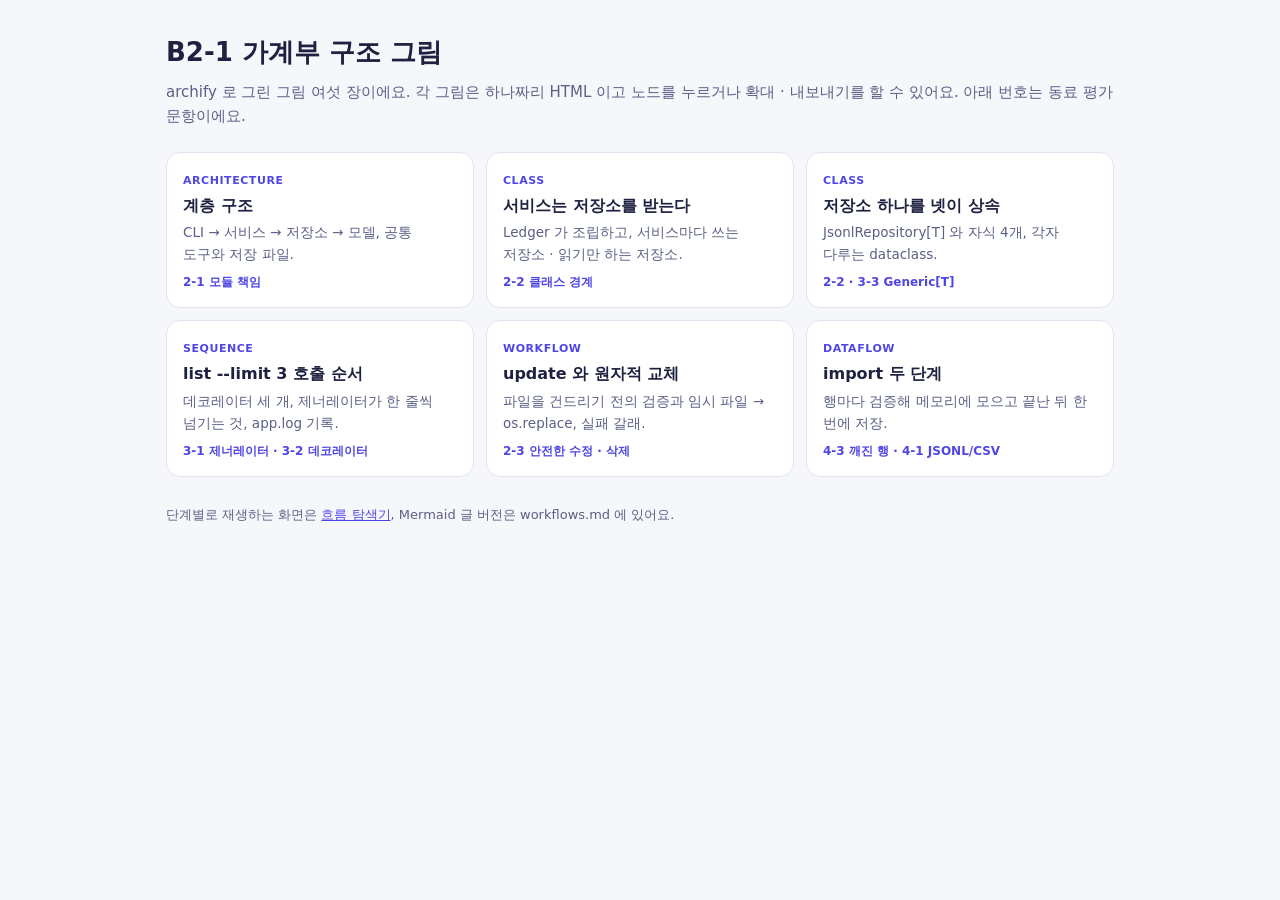
<file: docs/archify/index.html>
<!doctype html>
<html lang="ko">
<head>
  <meta charset="utf-8">
  <meta name="viewport" content="width=device-width, initial-scale=1">
  <title>B2-1 가계부 구조 그림</title>
  <meta name="description" content="archify 로 그린 B2-1 가계부의 구조 · 클래스 · 호출 순서 · 흐름 그림 여섯 장">
  <style>
    :root {
      --bg: #f6f7fb; --surface: #ffffff; --line: #e1e4f0; --text: #1e2240; --muted: #5a6086; --accent: #4f46e5;
      color-scheme: light;
    }
    @media (prefers-color-scheme: dark) {
      :root { --bg: #0d1020; --surface: #171b33; --line: #2b3056; --text: #eceeff; --muted: #aeb3d8; --accent: #8e8bff; color-scheme: dark; }
    }
    * { box-sizing: border-box; }
    body { margin: 0; background: var(--bg); color: var(--text); font: 15px/1.6 "Pretendard Variable", "Apple SD Gothic Neo", system-ui, sans-serif; word-break: keep-all; }
    main { max-width: 980px; margin: 0 auto; padding: 32px 16px 48px; }
    h1 { font-size: 26px; margin: 0 0 6px; }
    .lead { color: var(--muted); margin: 0 0 24px; }
    ol { list-style: none; margin: 0; padding: 0; display: grid; grid-template-columns: repeat(auto-fill, minmax(280px, 1fr)); gap: 12px; }
    a.card { display: block; height: 100%; text-decoration: none; color: inherit; background: var(--surface); border: 1px solid var(--line); border-radius: 14px; padding: 14px 16px; transition: border-color .15s, transform .15s; }
    a.card:hover, a.card:focus-visible { border-color: var(--accent); transform: translateY(-2px); outline: none; }
    .kind { font-size: 11px; font-weight: 800; letter-spacing: .05em; color: var(--accent); text-transform: uppercase; }
    .card b { display: block; font-size: 16px; margin: 2px 0 4px; }
    .card p { margin: 0; color: var(--muted); font-size: 13.5px; }
    .q { display: inline-block; margin-top: 8px; font-size: 12px; font-weight: 700; color: var(--accent); }
    footer { margin-top: 28px; color: var(--muted); font-size: 13px; }
    footer a { color: var(--accent); }
  </style>
</head>
<body>
  <main>
    <h1>B2-1 가계부 구조 그림</h1>
    <p class="lead">archify 로 그린 그림 여섯 장이에요. 각 그림은 하나짜리 HTML 이고 노드를 누르거나 확대 · 내보내기를 할 수 있어요. 아래 번호는 동료 평가 문항이에요.</p>
    <ol>
      <li><a class="card" href="view.html#architecture"><span class="kind">architecture</span><b>계층 구조</b><p>CLI → 서비스 → 저장소 → 모델, 공통 도구와 저장 파일.</p><span class="q">2-1 모듈 책임</span></a></li>
      <li><a class="card" href="view.html#classes"><span class="kind">class</span><b>서비스는 저장소를 받는다</b><p>Ledger 가 조립하고, 서비스마다 쓰는 저장소 · 읽기만 하는 저장소.</p><span class="q">2-2 클래스 경계</span></a></li>
      <li><a class="card" href="view.html#repositories"><span class="kind">class</span><b>저장소 하나를 넷이 상속</b><p>JsonlRepository[T] 와 자식 4개, 각자 다루는 dataclass.</p><span class="q">2-2 · 3-3 Generic[T]</span></a></li>
      <li><a class="card" href="view.html#list-sequence"><span class="kind">sequence</span><b>list --limit 3 호출 순서</b><p>데코레이터 세 개, 제너레이터가 한 줄씩 넘기는 것, app.log 기록.</p><span class="q">3-1 제너레이터 · 3-2 데코레이터</span></a></li>
      <li><a class="card" href="view.html#update-workflow"><span class="kind">workflow</span><b>update 와 원자적 교체</b><p>파일을 건드리기 전의 검증과 임시 파일 → os.replace, 실패 갈래.</p><span class="q">2-3 안전한 수정 · 삭제</span></a></li>
      <li><a class="card" href="view.html#import-dataflow"><span class="kind">dataflow</span><b>import 두 단계</b><p>행마다 검증해 메모리에 모으고 끝난 뒤 한 번에 저장.</p><span class="q">4-3 깨진 행 · 4-1 JSONL/CSV</span></a></li>
    </ol>
    <footer>단계별로 재생하는 화면은 <a href="../flow-explorer/index.html">흐름 탐색기</a>, Mermaid 글 버전은 workflows.md 에 있어요.</footer>
  </main>
</body>
</html>
</file>
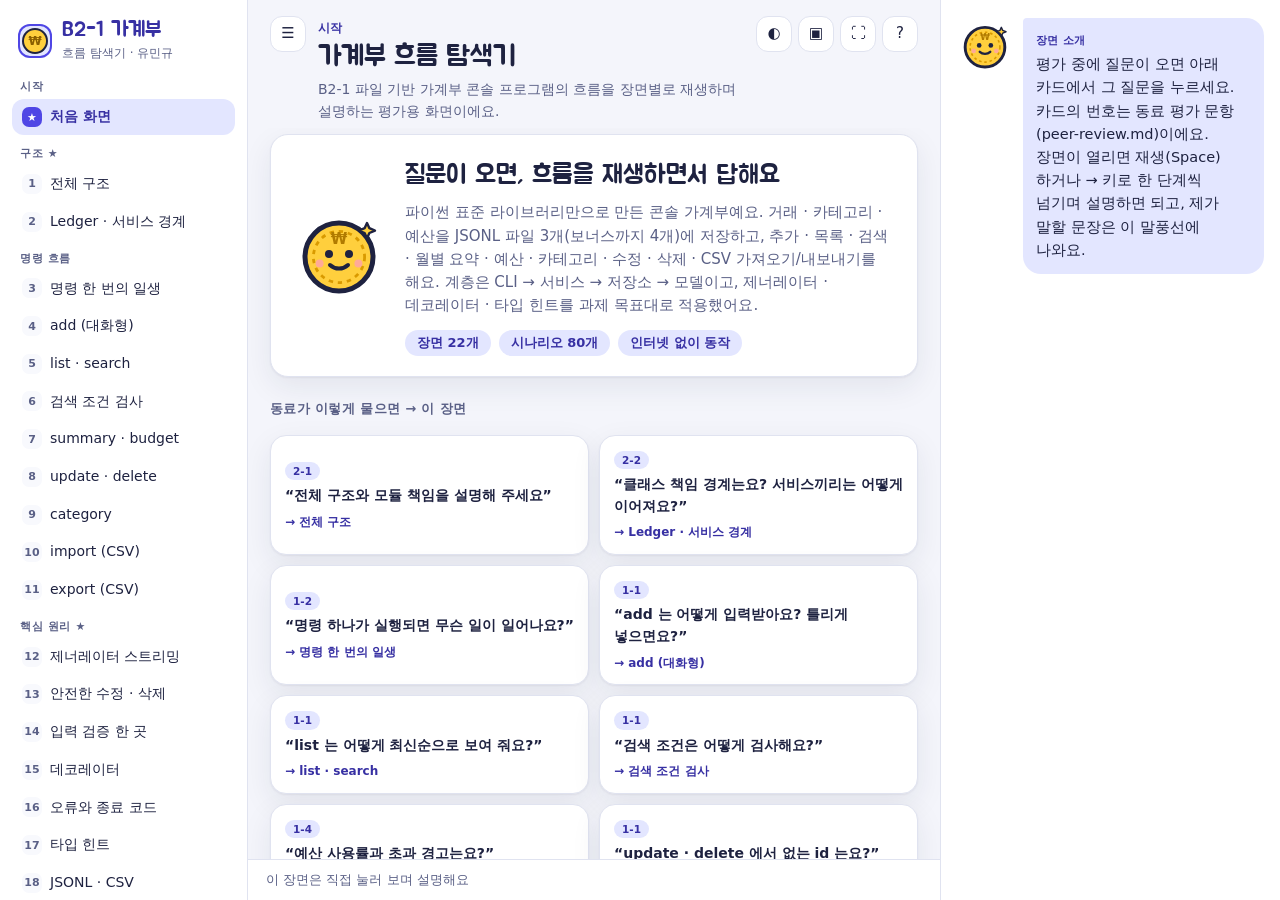
<file: docs/flow-explorer/index.html>
<!doctype html>
<html lang="ko">
<head>
  <meta charset="utf-8">
  <meta name="viewport" content="width=device-width, initial-scale=1">
  <title>가계부 흐름 탐색기</title>
  <meta name="description" content="B2-1 파일 기반 가계부 콘솔 프로그램의 명령 · 저장 · 제너레이터 · 데코레이터 흐름을 단계별로 재생하는 평가용 화면">
  <!-- 제목 글꼴(Jua)은 인터넷이 될 때만 받는다. 없으면 시스템 글꼴로 보인다 -->
  <link rel="preconnect" href="https://fonts.googleapis.com">
  <link rel="preconnect" href="https://fonts.gstatic.com" crossorigin>
  <link rel="stylesheet" href="https://fonts.googleapis.com/css2?family=Jua&display=swap">
  <link rel="stylesheet" href="styles.css">
  <!-- 모듈이 아닌 일반 스크립트: file:// 로 더블클릭해 열어도 동작한다 -->
  <script src="lines.js" defer></script>
  <script src="engine.js" defer></script>
  <script src="custom.js" defer></script>
  <script src="scenes.js" defer></script>
  <script src="app.js" defer></script>
</head>
<body>
  <a class="skip" href="#stage">본문으로 건너뛰기</a>
  <div class="app" id="app">
    <nav class="nav" id="nav" aria-label="장면 목록">
      <div class="brand">
        <span class="brand-mark" aria-hidden="true"></span>
        <div>
          <strong>B2-1 가계부</strong>
          <span>흐름 탐색기 · 유민규</span>
        </div>
      </div>
      <div class="nav-list" id="nav-list"></div>
      <div class="legend" aria-label="그림 속 색 = 계층">
        <span class="own-C">CLI</span>
        <span class="own-S">서비스</span>
        <span class="own-R">저장소</span>
        <span class="own-M">모델</span>
        <span class="own-T">공통 도구</span>
        <span class="own-user">사용자</span>
        <span class="own-file">파일</span>
      </div>
    </nav>

    <main class="main" id="main">
      <header class="topbar">
        <button class="icon-btn nav-toggle" id="nav-toggle" type="button" aria-label="장면 목록 열기" aria-expanded="false">☰</button>
        <div class="heading">
          <span class="eyebrow" id="scene-group"></span>
          <h1 id="scene-title">가계부 흐름 탐색기</h1>
          <p id="scene-sub"></p>
        </div>
        <div class="top-actions">
          <button class="icon-btn" id="theme-btn" type="button" aria-label="밝게·어둡게 바꾸기" title="밝게·어둡게 (T)">◐</button>
          <button class="icon-btn" id="present-btn" type="button" aria-label="발표 모드" title="발표 모드 (P)" aria-pressed="false">▣</button>
          <button class="icon-btn" id="full-btn" type="button" aria-label="전체 화면" title="전체 화면 (F)">⛶</button>
          <button class="icon-btn" id="help-btn" type="button" aria-label="단축키 보기" title="단축키 (?)">?</button>
        </div>
      </header>
      <div class="scenarios" id="scenarios" role="tablist" aria-label="시나리오"></div>
      <section class="stage" id="stage" tabindex="-1" aria-live="off"></section>
      <footer class="controls" id="controls">
        <div class="ctrl-group">
          <button class="icon-btn" id="first-btn" type="button" aria-label="처음으로" title="처음으로 (Home)">⏮</button>
          <button class="icon-btn" id="prev-btn" type="button" aria-label="이전 단계" title="이전 단계 (←)">◀</button>
          <button class="btn play" id="play-btn" type="button" title="재생·멈춤 (Space)"><span aria-hidden="true">▶</span> 재생</button>
          <button class="icon-btn" id="next-btn" type="button" aria-label="다음 단계" title="다음 단계 (→)">▶</button>
        </div>
        <div class="progress" id="progress" aria-label="단계"></div>
        <span class="step-count" id="step-count" aria-live="polite"></span>
        <label class="speed">속도
          <select id="speed">
            <option value="0.6">느리게</option>
            <option value="1" selected>보통</option>
            <option value="1.7">빠르게</option>
          </select>
        </label>
      </footer>
    </main>

    <aside class="talk" id="talk" aria-label="설명">
      <div class="talk-card">
        <div class="mascot" aria-hidden="true">
          <svg viewBox="0 0 48 48" width="56" height="56">
            <circle cx="24" cy="25" r="17" fill="#FFCF3D" stroke="#1E2240" stroke-width="2.5"/>
            <circle cx="24" cy="25" r="12.8" fill="none" stroke="#D99A00" stroke-width="1.4" stroke-dasharray="2.2 2.4"/>
            <text x="24" y="18.6" font-size="7.5" font-weight="900" text-anchor="middle" fill="#B07A00" font-family="system-ui, sans-serif">₩</text>
            <circle class="eye" cx="19" cy="23.5" r="2" fill="#1E2240"/>
            <circle class="eye" cx="29" cy="23.5" r="2" fill="#1E2240"/>
            <path d="M19.5 29c2.5 2.4 6.5 2.4 9 0" fill="none" stroke="#1E2240" stroke-width="2" stroke-linecap="round"/>
            <circle cx="14.3" cy="28.2" r="2" fill="#FF9EB5" opacity=".75"/>
            <circle cx="33.7" cy="28.2" r="2" fill="#FF9EB5" opacity=".75"/>
            <path d="M38 8l1.2 2.6L42 11.8l-2.8 1.2L38 15.6l-1.2-2.6L34 11.8l2.8-1.2z" fill="#FFCF3D" stroke="#1E2240" stroke-width="1.2" stroke-linejoin="round"/>
          </svg>
        </div>
        <div class="bubble" id="bubble" aria-live="polite">
          <span class="bubble-tag" id="say-tag">말할 것</span>
          <p id="say"></p>
        </div>
      </div>
      <section class="talk-sec" id="code-sec">
        <h2>코드 <small id="code-hint">누르면 VS Code 에서 열려요</small></h2>
        <ul class="code-list" id="code-list"></ul>
      </section>
      <section class="talk-sec" id="demo-sec">
        <h2>시연</h2>
        <p id="demo"></p>
      </section>
      <details class="talk-sec points" id="points-sec" open>
        <summary>이 장면에서 꼭 말할 것</summary>
        <ul id="points"></ul>
      </details>
    </aside>
  </div>

  <div class="help" id="help" hidden>
    <div class="help-card" role="dialog" aria-modal="true" aria-labelledby="help-title">
      <h2 id="help-title">단축키</h2>
      <dl>
        <dt>→ / ←</dt><dd>다음 · 이전 단계</dd>
        <dt>Space</dt><dd>재생 · 멈춤</dd>
        <dt>Home</dt><dd>처음 단계로</dd>
        <dt>] / [</dt><dd>다음 · 이전 장면</dd>
        <dt>1 ~ 9</dt><dd>시나리오 고르기</dd>
        <dt>P</dt><dd>발표 모드 (목록 숨김, 글자 크게)</dd>
        <dt>F</dt><dd>전체 화면</dd>
        <dt>T</dt><dd>밝게 · 어둡게</dd>
        <dt>?</dt><dd>이 도움말</dd>
      </dl>
      <button class="btn" id="help-close" type="button">닫기</button>
    </div>
  </div>
  <div class="toast" id="toast" role="status" aria-live="polite"></div>
</body>
</html>
</file>
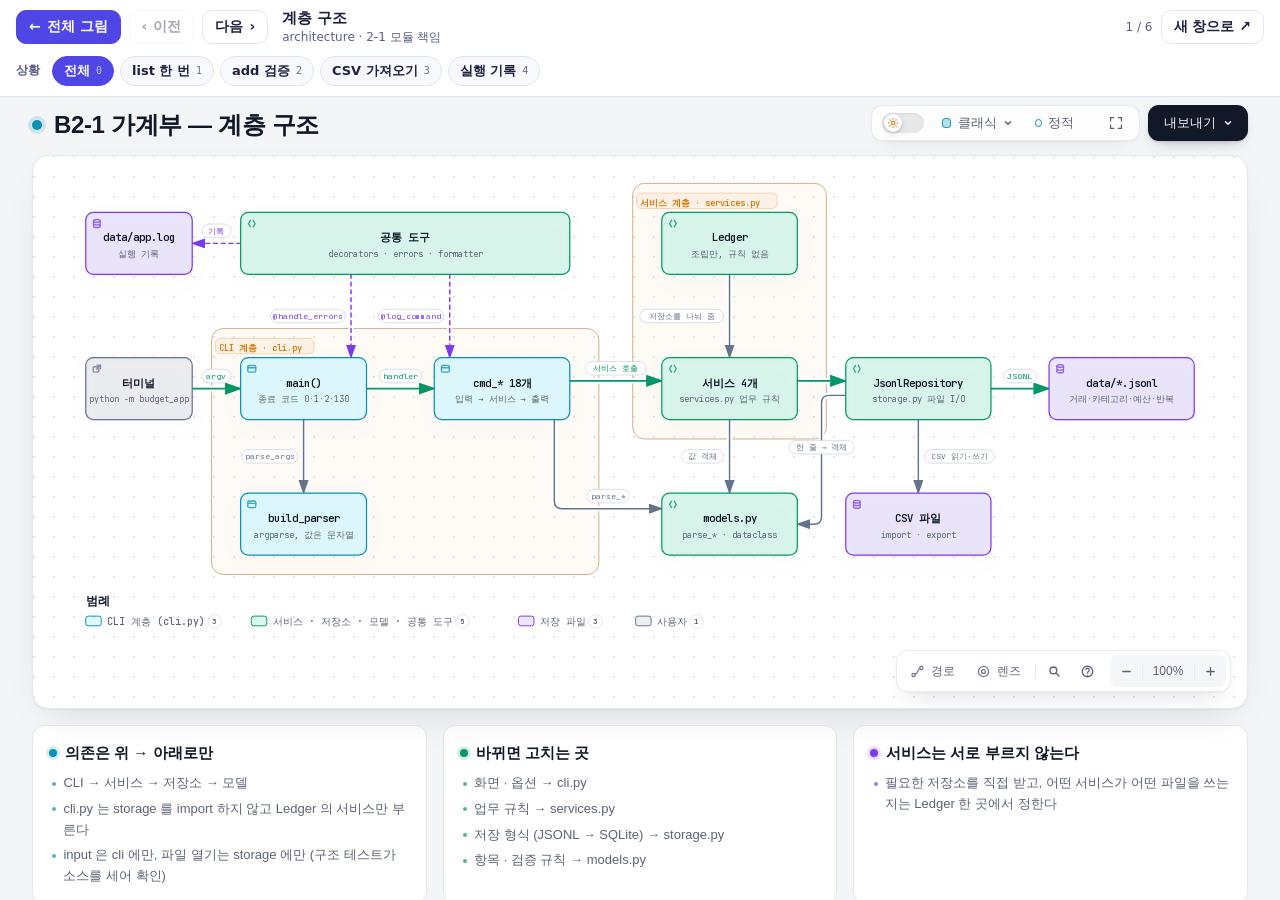
<file: docs/archify/view.html>
<!doctype html>
<html lang="ko">
<head>
  <meta charset="utf-8">
  <meta name="viewport" content="width=device-width, initial-scale=1">
  <title>B2-1 가계부 구조 그림</title>
  <meta name="description" content="archify 그림 하나를 위쪽 이동 막대(전체 그림 · 이전 · 다음 · 상황 버튼)와 함께 보여 주는 틀">
  <!--
    archify 가 만든 그림 HTML 은 손대지 않는다 (checks/ 의 검사 기록이 그 파일의 해시를 갖고 있다).
    대신 이 틀이 위쪽에 이동 막대를 두고 아래 iframe 에 그림을 연다.
    상황 버튼은 archify 의 경로 탐색 주소(그림.html#route=시작~끝)로 그 길만 켜서 연다.
    주소: view.html#update-workflow  ·  view.html#update-workflow/missing
  -->
  <style>
    :root {
      --bg: #f6f7fb; --surface: #ffffff; --surface-2: #f8f9fd; --line: #e1e4f0; --text: #1e2240; --muted: #5a6086;
      --accent: #4f46e5; --accent-soft: #e3e6ff; --on-accent: #ffffff;
      color-scheme: light;
    }
    @media (prefers-color-scheme: dark) {
      :root { --bg: #0d1020; --surface: #171b33; --surface-2: #1d2240; --line: #2b3056; --text: #eceeff; --muted: #aeb3d8; --accent: #8e8bff; --accent-soft: #24285a; --on-accent: #12142e; color-scheme: dark; }
    }
    * { box-sizing: border-box; }
    html, body { height: 100%; margin: 0; }
    body { display: flex; flex-direction: column; background: var(--bg); color: var(--text); font: 14px/1.4 "Pretendard Variable", "Apple SD Gothic Neo", system-ui, sans-serif; word-break: keep-all; }
    header { flex: none; background: var(--surface); border-bottom: 1px solid var(--line); }
    .bar { display: flex; align-items: center; gap: 8px; padding: 8px 16px; min-height: 52px; }
    .bar a, .bar button { display: inline-flex; align-items: center; gap: 6px; height: 34px; padding: 0 12px; border-radius: 10px; border: 1px solid var(--line); background: var(--surface); color: var(--text); text-decoration: none; font: inherit; font-weight: 600; cursor: pointer; white-space: nowrap; }
    .bar a:hover, .bar button:hover:not([disabled]) { border-color: var(--accent); }
    .bar .home { background: var(--accent); border-color: var(--accent); color: var(--on-accent); }
    .bar button[disabled] { opacity: .4; cursor: default; }
    .title { flex: 1; min-width: 0; display: flex; flex-direction: column; padding: 0 6px; }
    .title b { font-size: 15px; overflow: hidden; text-overflow: ellipsis; white-space: nowrap; }
    .title small { color: var(--muted); font-size: 12px; overflow: hidden; text-overflow: ellipsis; white-space: nowrap; }
    .count { color: var(--muted); font-variant-numeric: tabular-nums; font-size: 12px; }

    /* 상황 줄 */
    .scenes { display: flex; align-items: center; gap: 10px; padding: 0 16px 8px; }
    .scenes .label { flex: none; font-size: 12px; font-weight: 800; color: var(--muted); }
    .chips { display: flex; gap: 6px; overflow-x: auto; scrollbar-width: thin; padding: 2px; }
    .chip { flex: none; height: 30px; padding: 0 11px; border-radius: 999px; border: 1px solid var(--line); background: var(--surface-2); color: var(--text); font: inherit; font-size: 13px; font-weight: 600; cursor: pointer; display: inline-flex; align-items: center; gap: 6px; }
    .chip:hover { border-color: var(--accent); }
    .chip[aria-pressed="true"] { background: var(--accent); border-color: var(--accent); color: var(--on-accent); }
    .chip kbd { font: 10px ui-monospace, monospace; opacity: .65; }
    .hint { display: flex; align-items: center; gap: 10px; padding: 0 16px 10px; min-height: 0; }
    .hint[hidden] { display: none; }
    .hint p { flex: 1; min-width: 0; margin: 0; font-size: 13px; color: var(--muted); }
    .hint p b { color: var(--text); }
    .explorer { flex: none; display: inline-flex; align-items: center; gap: 6px; height: 30px; padding: 0 12px; border-radius: 999px; border: 1px solid var(--accent); color: var(--accent); text-decoration: none; font-size: 13px; font-weight: 700; white-space: nowrap; }
    .explorer:hover { background: var(--accent-soft); }

    :focus-visible { outline: 3px solid var(--accent); outline-offset: 2px; }
    iframe { flex: 1; width: 100%; border: 0; background: var(--bg); }
    @media (max-width: 640px) {
      .bar { flex-wrap: wrap; }
      .title { order: 5; flex-basis: 100%; padding: 2px 0 0; }
      .label-long { display: none; }
      .scenes .label { display: none; }
      .hint { flex-wrap: wrap; }
    }
  </style>
</head>
<body>
  <header>
    <nav class="bar" aria-label="그림 이동">
      <a class="home" href="index.html" title="그림 목록으로">← <span>전체 그림</span></a>
      <button type="button" id="prev" title="이전 그림 ([)">‹ <span class="label-long">이전</span></button>
      <button type="button" id="next" title="다음 그림 (])"><span class="label-long">다음</span> ›</button>
      <div class="title"><b id="name"></b><small id="desc"></small></div>
      <span class="count" id="count"></span>
      <a id="raw" href="#" target="_blank" rel="noopener" title="그림만 새 창으로 (전체 화면 · 내보내기)">새 창으로 ↗</a>
    </nav>
    <div class="scenes">
      <span class="label">상황</span>
      <div class="chips" id="chips" role="group" aria-label="상황 고르기"></div>
    </div>
    <div class="hint" id="hint" hidden>
      <p id="hint-text"></p>
      <a class="explorer" id="explorer" href="#" target="_blank" rel="noopener" title="흐름 탐색기에서 이 상황을 한 단계씩 (말할 문장 · 터미널 출력)">단계별로 보기 — 흐름 탐색기 ↗</a>
    </div>
  </header>
  <iframe id="frame" title="그림" allow="fullscreen; clipboard-write"></iframe>
  <script>
    (function () {
      "use strict";
      // index.html 과 같은 순서. 상황 = archify 경로 탐색의 시작~끝 (그림의 화살표를 따라 이어진 길) + 흐름 탐색기 장면
      var EXPLORER = "../flow-explorer/index.html#";
      var DIAGRAMS = [
        { id: "architecture", name: "계층 구조", desc: "architecture · 2-1 모듈 책임", scenes: [
          { id: "list", label: "list 한 번", route: "term~jsonl", explorer: "scene=arch&s=list", hint: "<b>터미널 → main → cmd_* → 서비스 → 저장소 → JSONL</b>. 명령 하나가 네 계층을 위에서 아래로만 지나요." },
          { id: "add", label: "add 검증", route: "term~models", explorer: "scene=add&s=ok", hint: "<b>cmd_* → models.py</b>. 대화형 입력은 CLI 가 모델의 parse_* 로 바로 검증해요 (틀리면 다시 묻기)." },
          { id: "csv", label: "CSV 가져오기", route: "term~csv", explorer: "scene=importcsv&s=sample", hint: "<b>… → 저장소 → CSV 파일</b>. CSV 읽기 · 쓰기도 저장소 계층(storage.py)만 해요." },
          { id: "log", label: "실행 기록", route: "tools~applog", explorer: "scene=decorators&s=ok", hint: "<b>공통 도구 → app.log</b>. 데코레이터가 시작 · 성공 · 실행 시간을 파일에만 남겨요." }
        ] },
        { id: "classes", name: "서비스는 저장소를 받는다", desc: "class · 2-2 클래스 경계", scenes: [
          { id: "add", label: "거래 추가 — 카테고리 확인", route: "tx_service~cat_repo", explorer: "scene=ledger&s=add", hint: "<b>TransactionService → CategoryRepository</b>. 카테고리 서비스를 부르지 않고 저장소를 읽기만 해요." },
          { id: "remove", label: "카테고리 삭제 — 쓰는 거래 세기", route: "cat_service~tx_repo", explorer: "scene=category&s=rm-used", hint: "<b>CategoryService → TransactionRepository</b>. 거래를 끝까지 읽어 세고, 하나라도 있으면 삭제를 막아요." },
          { id: "summary", label: "월별 요약", route: "budget_service~tx_repo", explorer: "scene=summary&s=under", hint: "<b>BudgetService → TransactionRepository</b>. 요약은 거래 파일을 한 번 훑어 합계만 남겨요." },
          { id: "budget", label: "예산 저장", route: "ledger~budget_repo", explorer: "scene=summary&s=set", hint: "<b>Ledger → BudgetService → BudgetRepository</b>. Ledger 가 조립한 연결을 따라 upsert 로 저장해요." }
        ] },
        { id: "repositories", name: "저장소 하나를 넷이 상속", desc: "class · 2-2 · 3-3 Generic[T]", scenes: [
          { id: "model", label: "한 줄 → Transaction", route: "tx_repo~transaction", explorer: "scene=validate&s=file", hint: "<b>TransactionRepository → Transaction</b>. 파일에서 읽을 때도 __post_init__ 검증을 거쳐요." },
          { id: "base", label: "읽기 · 쓰기는 부모에", route: "tx_repo~base_repo", explorer: "scene=stream&s=list", hint: "<b>TransactionRepository → JsonlRepository[T]</b>. stream · append · _rewrite 는 부모 하나에만 있어요." },
          { id: "rule", label: "반복 규칙 (보너스)", route: "rule_repo~rule", explorer: "scene=recurring&s=first", hint: "<b>RecurringRepository → RecurringRule</b>. 보너스 저장소도 model · key_field 만 정해요." }
        ] },
        { id: "list-sequence", name: "list --limit 3 호출 순서", desc: "sequence · 3-1 제너레이터 · 3-2 데코레이터", scenes: [
          { id: "down", label: "파일까지 내려가기", route: "term~jsonl", explorer: "scene=listsearch&s=list", hint: "<b>터미널 → main → cmd_list → list_recent → stream() → 파일</b>. 제너레이터가 한 줄씩만 읽어요." },
          { id: "up", label: "결과가 돌아오기", route: "stream~term", explorer: "scene=stream&s=list", hint: "<b>stream() → list_recent → cmd_list → 터미널</b>. heapq 가 최신 3건만 들고 올라와요." },
          { id: "log", label: "실행 기록", route: "term~applog", explorer: "scene=decorators&s=ok", hint: "<b>… → cmd_list → app.log</b>. @log_command 가 시작 · 성공을 기록해요 (화면에는 안 나옴)." }
        ] },
        { id: "update-workflow", name: "update 와 원자적 교체", desc: "workflow · 2-3 안전한 수정 · 삭제", scenes: [
          { id: "ok", label: "성공", route: "cmd~done", explorer: "scene=update&s=ok", hint: "<b>update → get → 새 Transaction → tmp → fsync → os.replace</b>. 검증을 다 통과한 뒤에만 파일을 바꿔요." },
          { id: "missing", label: "없는 id", route: "cmd~not_found", explorer: "scene=update&s=missing", hint: "<b>update → get → NotFoundError</b>. 파일을 건드리기 전에 끝나요. 종료 코드 1." },
          { id: "same", label: "바뀐 것 없음", route: "cmd~invalid", explorer: "scene=update&s=same", hint: "<b>… → 새 Transaction → ValidationError</b>. 새 값이 옛 값과 같거나 등록 안 된 카테고리면 쓰지 않아요." },
          { id: "fail", label: "쓰다가 실패", route: "cmd~write_fail", explorer: "scene=atomic&s=mid", hint: "<b>… → tmp 에 쓰기 → 실패</b>. finally 가 tmp 만 지우고 원본은 바이트 단위로 그대로예요." }
        ] },
        { id: "import-dataflow", name: "import 두 단계", desc: "dataflow · 4-3 깨진 행 · 4-1 JSONL/CSV", scenes: [
          { id: "save", label: "저장까지", route: "csv~jsonl", explorer: "scene=importcsv&s=sample&i=9", hint: "<b>CSV → 읽기 → 검증 → valid → transactions.jsonl</b>. 끝까지 검증한 뒤 append 한 번으로 저장해요." },
          { id: "skip", label: "건너뛴 행 보고", route: "csv~report", explorer: "scene=importcsv&s=sample&i=7", hint: "<b>… → skipped → [완료] 화면</b>. 틀린 행은 건너뛰고 몇 번째 줄이 왜 틀렸는지 알려 줘요." },
          { id: "fail", label: "읽기 실패", route: "csv~fail", explorer: "scene=importcsv&s=encoding", hint: "<b>CSV → 읽기 → AppError</b>. UTF-8 아님 · 헤더 누락이면 한 건도 저장하지 않아요." },
          { id: "cats", label: "카테고리 확인", route: "cats~valid", explorer: "scene=importcsv&s=sample&i=8", hint: "<b>categories.jsonl → 검증 → valid</b>. 등록 목록은 처음에 한 번만 읽어 행마다 비교해요." }
        ] }
      ];
      var $ = function (id) { return document.getElementById(id); };
      var shown = "";
      var dIndex = 0;

      function parse() {
        var raw = decodeURIComponent(location.hash.slice(1)).split("/");
        var k = DIAGRAMS.findIndex(function (d) { return d.id === raw[0]; });
        if (k < 0) k = 0;
        var scene = DIAGRAMS[k].scenes.find(function (s) { return s.id === raw[1]; }) || null;
        return { k: k, scene: scene };
      }
      function render() {
        var st = parse();
        var d = DIAGRAMS[st.k];
        var sc = st.scene;
        dIndex = st.k;
        // 같은 그림이라도 상황이 바뀌면 다시 연다 (query 를 바꿔야 그림이 새로 읽혀 경로가 켜진다)
        var src = sc ? d.id + ".html?route=" + sc.id + "#route=" + sc.route : d.id + ".html";
        if (src !== shown) {
          shown = src;
          $("frame").src = src;
        }
        $("frame").title = d.name + " 그림" + (sc ? " — " + sc.label : "");
        $("raw").href = src;
        $("name").textContent = d.name;
        $("desc").textContent = d.desc + (sc ? " · 상황: " + sc.label : "");
        $("count").textContent = (st.k + 1) + " / " + DIAGRAMS.length;
        $("prev").disabled = st.k === 0;
        $("next").disabled = st.k === DIAGRAMS.length - 1;
        document.title = (sc ? sc.label + " · " : "") + d.name + " · B2-1 가계부 구조 그림";

        var chips = [{ id: "", label: "전체" }].concat(d.scenes);
        $("chips").replaceChildren.apply($("chips"), chips.map(function (s, j) {
          var b = document.createElement("button");
          b.type = "button";
          b.className = "chip";
          b.setAttribute("aria-pressed", String((sc ? sc.id : "") === s.id));
          b.textContent = s.label;
          var kbd = document.createElement("kbd");
          kbd.textContent = String(j);
          b.append(kbd);
          b.addEventListener("click", function () { pick(s.id); });
          return b;
        }));
        $("hint").hidden = !sc;
        if (sc) {
          $("hint-text").innerHTML = sc.hint;
          $("explorer").href = EXPLORER + sc.explorer;
        }
      }
      function pick(sid) {
        var d = DIAGRAMS[dIndex];
        location.hash = sid ? d.id + "/" + sid : d.id;
      }
      function go(k) {
        if (k < 0 || k >= DIAGRAMS.length) return;
        location.hash = DIAGRAMS[k].id;
      }
      window.addEventListener("hashchange", render);
      $("prev").addEventListener("click", function () { go(dIndex - 1); });
      $("next").addEventListener("click", function () { go(dIndex + 1); });
      // [ · ] 이전 · 다음 그림, 0 ~ 9 상황 (흐름 탐색기와 같은 키). 그림 안을 누른 뒤에는 그림이 키를 받는다
      document.addEventListener("keydown", function (e) {
        if (e.metaKey || e.ctrlKey || e.altKey) return;
        if (e.key === "[") go(dIndex - 1);
        else if (e.key === "]") go(dIndex + 1);
        else if (/^[0-9]$/.test(e.key)) {
          var n = Number(e.key);
          var list = DIAGRAMS[dIndex].scenes;
          if (n === 0) pick("");
          else if (list[n - 1]) pick(list[n - 1].id);
        }
      });
      render();
    })();
  </script>
</body>
</html>
</file>
<file: docs/flow-explorer/styles.css>
/*
 * 가계부 흐름 탐색기 — B7-1 흐름 탐색기의 틀을 가져와 색만 B2-1 에 맞췄다.
 * 색은 '계층'이다: CLI 분홍 · 서비스 초록 · 저장소 파랑 · 모델 노랑 · 공통 도구 청록 · 사용자 주황 · 파일 회색
 * 1. 색·글꼴  2. 뼈대  3. 공통 부품  4. 순서도(seq)  5. 검문소(gate)  6. 상태(states)·지도(graph)
 * 7. 특수 장면  8. 설명 패널  9. 좁은 화면·발표 모드  10. 움직임
 */

/* ===== 1. 색·글꼴 ===== */
:root {
  --bg: #F4F5FB;
  --surface: #FFFFFF;
  --surface-2: #F8F9FD;
  --line: #E0E3F0;
  --line-strong: #7C83B0;
  --text: #1E2240;
  --muted: #5A6086;
  --accent: #4F46E5;
  --accent-soft: #E3E6FF;
  --accent-text: #3730A3;
  --on-accent: #FFFFFF;

  --ok: #157A3A;      --ok-soft: #DCFCE7;
  --bad: #B3330F;     --bad-soft: #FFE8E0;
  --warn: #9A4A00;    --warn-soft: #FFF1D6;
  --info: #1D4ED8;    --info-soft: #DCE8FF;

  /* 계층 색: workflows.md 의 그림과 같은 계열 */
  --own-C: #D02C7C;   --own-C-soft: #FCD6E8;
  --own-S: #1E9A52;   --own-S-soft: #CFF5DD;
  --own-R: #2F6FE4;   --own-R-soft: #D3E3FF;
  --own-M: #B97700;   --own-M-soft: #FDECB0;
  --own-T: #0E8A8A;   --own-T-soft: #CCF3EF;
  --own-user: #D9480F; --own-user-soft: #FFE3D3;
  --own-file: #5B6B82; --own-file-soft: #E3E8F0;

  --term-bg: #151A2E;
  --term-text: #E6E9FF;

  --font-body: "Pretendard Variable", "Pretendard", "Apple SD Gothic Neo", "Noto Sans KR", system-ui, sans-serif;
  --font-display: "Jua", var(--font-body);
  --font-mono: ui-monospace, "SF Mono", "D2Coding", Menlo, Consolas, monospace;

  --radius: 18px;
  --shadow: 0 1px 2px rgba(30, 34, 64, .06), 0 10px 30px rgba(30, 34, 64, .08);
  --shadow-strong: 0 2px 6px rgba(30, 34, 64, .10), 0 18px 40px rgba(30, 34, 64, .14);
  --nav-w: 248px;
  --talk-w: 340px;
  color-scheme: light;
}

:root[data-theme="dark"] {
  --bg: #10132A;
  --surface: #1A1E3A;
  --surface-2: #20254A;
  --line: #31375F;
  --line-strong: #7A82C2;
  --text: #ECEEFF;
  --muted: #B0B5DD;
  --accent: #8E8BFF;
  --accent-soft: #2B2E66;
  --accent-text: #CFCEFF;
  --on-accent: #12142E;
  --ok: #5BE08F;      --ok-soft: #133524;
  --bad: #FF8E74;     --bad-soft: #3D1C17;
  --warn: #FFC861;    --warn-soft: #3A2A0B;
  --info: #8DB6FF;    --info-soft: #16294C;
  --own-C: #FF6FB0;   --own-C-soft: #461731;
  --own-S: #4FD487;   --own-S-soft: #12392A;
  --own-R: #6EA0FF;   --own-R-soft: #172E57;
  --own-M: #F2B83A;   --own-M-soft: #3F3210;
  --own-T: #3FD3C6;   --own-T-soft: #0F3836;
  --own-user: #FF9B66; --own-user-soft: #44220F;
  --own-file: #9AA9C0; --own-file-soft: #2A3245;
  --shadow: 0 1px 2px rgba(0, 0, 0, .3), 0 10px 30px rgba(0, 0, 0, .3);
  --shadow-strong: 0 2px 6px rgba(0, 0, 0, .4), 0 18px 40px rgba(0, 0, 0, .45);
  color-scheme: dark;
}

@media (prefers-color-scheme: dark) {
  :root:not([data-theme="light"]) {
    --bg: #10132A;
    --surface: #1A1E3A;
    --surface-2: #20254A;
    --line: #31375F;
    --line-strong: #7A82C2;
    --text: #ECEEFF;
    --muted: #B0B5DD;
    --accent: #8E8BFF;
    --accent-soft: #2B2E66;
    --accent-text: #CFCEFF;
    --on-accent: #12142E;
    --ok: #5BE08F;      --ok-soft: #133524;
    --bad: #FF8E74;     --bad-soft: #3D1C17;
    --warn: #FFC861;    --warn-soft: #3A2A0B;
    --info: #8DB6FF;    --info-soft: #16294C;
    --own-C: #FF6FB0;   --own-C-soft: #461731;
    --own-S: #4FD487;   --own-S-soft: #12392A;
    --own-R: #6EA0FF;   --own-R-soft: #172E57;
    --own-M: #F2B83A;   --own-M-soft: #3F3210;
    --own-T: #3FD3C6;   --own-T-soft: #0F3836;
    --own-user: #FF9B66; --own-user-soft: #44220F;
    --own-file: #9AA9C0; --own-file-soft: #2A3245;
    --shadow: 0 1px 2px rgba(0, 0, 0, .3), 0 10px 30px rgba(0, 0, 0, .3);
    --shadow-strong: 0 2px 6px rgba(0, 0, 0, .4), 0 18px 40px rgba(0, 0, 0, .45);
    color-scheme: dark;
  }
}

/* 계층 클래스: 부품은 --own / --own-soft 만 본다 */
.own-C { --own: var(--own-C); --own-soft: var(--own-C-soft); }
.own-S { --own: var(--own-S); --own-soft: var(--own-S-soft); }
.own-R { --own: var(--own-R); --own-soft: var(--own-R-soft); }
.own-M { --own: var(--own-M); --own-soft: var(--own-M-soft); }
.own-T { --own: var(--own-T); --own-soft: var(--own-T-soft); }
.own-user { --own: var(--own-user); --own-soft: var(--own-user-soft); }
.own-file { --own: var(--own-file); --own-soft: var(--own-file-soft); }
.own-ok { --own: var(--ok); --own-soft: var(--ok-soft); }
.own-bad { --own: var(--bad); --own-soft: var(--bad-soft); }
.own-warn { --own: var(--warn); --own-soft: var(--warn-soft); }
.own-info { --own: var(--info); --own-soft: var(--info-soft); }
[hidden] { display: none !important; }
.tone-ok { --tone: var(--ok); --tone-soft: var(--ok-soft); }
.tone-bad { --tone: var(--bad); --tone-soft: var(--bad-soft); }
.tone-warn { --tone: var(--warn); --tone-soft: var(--warn-soft); }
.tone-info { --tone: var(--info); --tone-soft: var(--info-soft); }

/* ===== 2. 뼈대 ===== */
*, *::before, *::after { box-sizing: border-box; }

html, body { height: 100%; }

body {
  margin: 0;
  background: var(--bg);
  color: var(--text);
  font-family: var(--font-body);
  font-size: 15px;
  line-height: 1.55;
  word-break: keep-all;
  overflow-wrap: break-word;
  -webkit-font-smoothing: antialiased;
}

h1, h2, h3, p { margin: 0; }
button, select { font: inherit; color: inherit; }
code, .mono { font-family: var(--font-mono); font-size: .92em; }

.skip {
  position: absolute; left: 12px; top: -60px; z-index: 100;
  background: var(--accent); color: var(--on-accent);
  padding: 8px 14px; border-radius: 999px; text-decoration: none; font-weight: 700;
}
.skip:focus { top: 12px; }

.app {
  display: grid;
  grid-template-columns: var(--nav-w) minmax(0, 1fr) var(--talk-w);
  grid-template-areas: "nav main talk";
  height: 100vh;
  height: 100dvh;
}

.nav {
  grid-area: nav;
  background: var(--surface);
  border-right: 1px solid var(--line);
  overflow-y: auto;
  padding: 18px 12px 16px;
  display: flex;
  flex-direction: column;
  gap: 14px;
}

.brand { display: flex; align-items: center; gap: 10px; padding: 0 6px; }
.brand strong { display: block; font-family: var(--font-display); font-size: 21px; font-weight: 400; color: var(--accent-text); line-height: 1.1; }
.brand span { font-size: 12px; color: var(--muted); }
.brand-mark {
  width: 34px; height: 34px; border-radius: 12px; flex: none; display: grid; place-items: center;
  background: var(--accent-soft); box-shadow: inset 0 0 0 2px var(--accent);
}
.brand-mark::before {
  content: "₩"; width: 22px; height: 22px; border-radius: 50%; display: grid; place-items: center;
  background: #FFCF3D; color: #8A5E00; font-weight: 900; font-size: 12px; box-shadow: 0 0 0 2px #1E2240;
}

.nav-list { display: flex; flex-direction: column; gap: 10px; }
.nav-group h2 { font-size: 11px; letter-spacing: .06em; color: var(--muted); font-weight: 700; padding: 0 8px 4px; }
.nav-group ol { list-style: none; margin: 0; padding: 0; display: flex; flex-direction: column; gap: 2px; }
.nav-link {
  display: flex; align-items: center; gap: 8px; width: 100%;
  border: 0; background: none; text-align: left; cursor: pointer;
  padding: 7px 10px; border-radius: 12px; font-size: 14px; color: var(--text);
  transition: background .15s;
}
.nav-link:hover { background: var(--surface-2); }
.nav-link[aria-current="page"] { background: var(--accent-soft); color: var(--accent-text); font-weight: 700; }
.nav-link .no { font-size: 11px; width: 20px; height: 20px; border-radius: 7px; display: grid; place-items: center; background: var(--surface-2); color: var(--muted); flex: none; font-weight: 700; }
.nav-link[aria-current="page"] .no { background: var(--accent); color: var(--on-accent); }
.nav-link .nav-title { flex: 1; min-width: 0; }

.legend { margin-top: auto; display: flex; flex-wrap: wrap; gap: 6px; padding: 8px 6px 0; border-top: 1px solid var(--line); }
.legend span { font-size: 11px; padding: 2px 8px; border-radius: 999px; background: var(--own-soft); border: 1px solid var(--own); }

.main { grid-area: main; display: flex; flex-direction: column; min-width: 0; min-height: 0; }

.topbar { display: flex; align-items: flex-start; gap: 12px; padding: 16px 22px 6px; }
.heading { flex: 1; min-width: 0; }
.eyebrow { font-size: 12px; font-weight: 700; color: var(--accent-text); letter-spacing: .04em; }
.heading h1 { font-family: var(--font-display); font-weight: 400; font-size: 28px; line-height: 1.2; margin-top: 2px; }
.heading p { color: var(--muted); font-size: 14px; margin-top: 4px; max-width: 70ch; }
.top-actions { display: flex; gap: 6px; }
.nav-toggle { display: none; }

.scenarios { display: flex; flex-wrap: wrap; gap: 6px; padding: 6px 22px 10px; }
.scenarios:empty { display: none; }

.stage {
  flex: 1; min-height: 0; overflow: auto; position: relative;
  padding: 6px 22px 28px;
  scroll-behavior: smooth;
}
.stage:focus { outline: none; }
.stage-inner { animation: stageIn .35s ease both; }

.controls {
  display: flex; align-items: center; gap: 12px; flex-wrap: wrap;
  padding: 10px 18px; border-top: 1px solid var(--line); background: var(--surface);
}
.controls.hidden-steps .ctrl-group, .controls.hidden-steps .progress, .controls.hidden-steps .step-count, .controls.hidden-steps .speed { display: none; }
.controls.hidden-steps::before { content: "이 장면은 직접 눌러 보며 설명해요"; color: var(--muted); font-size: 13px; }
.ctrl-group { display: flex; align-items: center; gap: 6px; }
.progress { flex: 1; min-width: 120px; display: flex; gap: 3px; height: 26px; align-items: center; }
.progress button {
  flex: 1; height: 8px; border: 0; padding: 0; border-radius: 99px; cursor: pointer;
  background: var(--line); transition: background .2s, transform .2s;
}
.progress button:hover { transform: scaleY(1.6); }
.progress button.done { background: color-mix(in srgb, var(--accent) 45%, var(--line)); }
.progress button.now { background: var(--accent); transform: scaleY(1.6); }
.step-count { font-variant-numeric: tabular-nums; font-size: 13px; color: var(--muted); min-width: 64px; text-align: right; }
.speed { font-size: 12px; color: var(--muted); display: flex; align-items: center; gap: 6px; }
.speed select { border: 1px solid var(--line); background: var(--surface-2); border-radius: 10px; padding: 3px 6px; }

/* ===== 3. 공통 부품 ===== */
.btn {
  display: inline-flex; align-items: center; gap: 6px;
  border: 1.5px solid var(--line-strong); background: var(--surface);
  border-radius: 999px; padding: 6px 14px; cursor: pointer; font-weight: 600; font-size: 14px;
  transition: background .15s, transform .1s, box-shadow .15s;
}
.btn:hover { background: var(--surface-2); }
.btn:active { transform: scale(.97); }
.btn.primary, .btn.play { background: var(--accent); border-color: var(--accent); color: var(--on-accent); }
.btn.primary:hover, .btn.play:hover { background: color-mix(in srgb, var(--accent) 88%, black); }
.btn.play { min-width: 92px; justify-content: center; }
.btn[disabled] { opacity: .45; cursor: not-allowed; }
.icon-btn {
  width: 36px; height: 36px; border-radius: 12px; flex: none;
  border: 1px solid var(--line); background: var(--surface); cursor: pointer;
  display: grid; place-items: center; font-size: 15px;
  transition: background .15s, transform .1s;
}
.icon-btn:hover { background: var(--surface-2); }
.icon-btn:active { transform: scale(.94); }
.icon-btn[aria-pressed="true"] { background: var(--accent-soft); border-color: var(--accent); }
:focus-visible { outline: 3px solid var(--accent); outline-offset: 2px; }

.tab {
  border: 1.5px solid var(--line); background: var(--surface); border-radius: 999px;
  padding: 5px 12px 5px 9px; cursor: pointer; font-size: 13.5px; font-weight: 600;
  display: inline-flex; align-items: center; gap: 7px; transition: all .15s;
}
.tab::before { content: ""; width: 9px; height: 9px; border-radius: 50%; background: var(--tone, var(--line-strong)); }
.tab:hover { border-color: var(--line-strong); }
.tab[aria-selected="true"] { background: var(--accent); border-color: var(--accent); color: var(--on-accent); }
.tab[aria-selected="true"]::before { background: var(--on-accent); }
.tab kbd { font-size: 10px; opacity: .65; font-family: var(--font-mono); }

.chip {
  display: inline-flex; align-items: center; gap: 4px;
  padding: 2px 9px; border-radius: 999px; font-size: 11.5px; font-weight: 700;
  background: var(--tone-soft, var(--surface)); color: var(--tone, var(--text));
  border: 1px solid color-mix(in srgb, var(--tone, var(--line-strong)) 55%, transparent);
  white-space: nowrap; max-width: 100%; overflow: hidden; text-overflow: ellipsis;
}
.chip.pop { animation: pop .45s cubic-bezier(.2, 1.4, .4, 1); }

.card {
  background: var(--surface); border: 1px solid var(--line); border-radius: var(--radius);
  box-shadow: var(--shadow); padding: 16px;
}

.term {
  margin-top: 16px; background: var(--term-bg); color: var(--term-text);
  border-radius: 14px; padding: 10px 14px 12px; font: 12px/1.65 var(--font-mono);
  box-shadow: var(--shadow); max-height: 230px; overflow: auto;
}
.term-title { display: flex; align-items: center; gap: 6px; color: #A79FD6; font-size: 11px; margin-bottom: 6px; font-family: var(--font-body); font-weight: 700; }
.term-title i { width: 9px; height: 9px; border-radius: 50%; background: #FF6B6B; display: inline-block; }
.term-title i:nth-child(2) { background: #FFC94D; }
.term-title i:nth-child(3) { background: #4CD58A; margin-right: 6px; }
.term .ln { white-space: pre-wrap; word-break: break-all; opacity: .55; }
.term .ln.new { opacity: 1; animation: typeIn .4s ease both; }
.term .lv-INFO { color: #8EE3AE; }
.term .lv-WARNING { color: #FFCB6B; }
.term .lv-ERROR { color: #FF8F7A; }
.term .ev { color: #FFFFFF; font-weight: 700; }
.term .empty { color: #8C84B8; font-style: italic; }

/* ===== 4. 순서도 (seq) ===== */
.seq { position: relative; min-width: calc(var(--n) * 96px); }
.seq-head {
  display: grid; grid-template-columns: repeat(var(--n), minmax(0, 1fr));
  position: sticky; top: -6px; z-index: 5; padding: 8px 0 10px;
  background: linear-gradient(var(--bg) 82%, color-mix(in srgb, var(--bg) 0%, transparent));
}
.lane {
  justify-self: center; text-align: center; min-width: 0; max-width: calc(100% - 8px);
  background: var(--own-soft); border: 1.5px solid var(--own); border-radius: 14px;
  padding: 6px 10px; font-size: 13px; line-height: 1.3; box-shadow: var(--shadow);
  transition: transform .25s, box-shadow .25s;
}
.lane b { display: block; }
.lane small { display: block; color: var(--muted); font-size: 11px; }
.lane .chip-slot { display: block; margin-top: 4px; min-height: 0; }
.lane .chip-slot:empty { display: none; }
.lane.active { transform: translateY(-2px); box-shadow: 0 0 0 4px color-mix(in srgb, var(--own) 30%, transparent), var(--shadow-strong); }
.seq-body { position: relative; padding: 4px 0 12px; }
.lifeline { position: absolute; top: 0; bottom: 0; width: 0; border-left: 2px dashed color-mix(in srgb, var(--own) 45%, var(--line)); transform: translateX(-1px); }
.seq-rows { list-style: none; margin: 0; padding: 0; position: relative; }
.seq-row { position: relative; padding: 6px 0 8px; transition: opacity .35s, filter .35s; }
.seq-row.todo { opacity: .2; filter: grayscale(1); }
.seq-row.done { opacity: .5; }
.seq-row.now { opacity: 1; }
.seq-row .group-tag {
  position: absolute; right: 0; top: 2px; font-size: 10px; font-weight: 700; color: var(--muted);
  border: 1px dashed var(--line-strong); border-radius: 6px; padding: 0 5px; background: var(--surface);
}
.seq-row { cursor: pointer; }
.msg { position: relative; }
.msg .label {
  display: block; text-align: center; font-size: 13px; line-height: 1.35; padding: 0 6px 5px;
}
.msg .label .no {
  display: inline-grid; place-items: center; width: 18px; height: 18px; border-radius: 50%;
  background: var(--own); color: var(--surface); font-size: 10px; font-weight: 800; margin-right: 4px; vertical-align: 1px;
}
.msg .label .txt {
  background: color-mix(in srgb, var(--bg) 90%, transparent); border-radius: 6px; padding: 0 4px;
  -webkit-box-decoration-break: clone; box-decoration-break: clone;
}
.seq-row.now .msg .label { font-weight: 700; }
.seq-row.now .msg .label .txt { background: color-mix(in srgb, var(--own-soft) 85%, var(--bg)); }
.msg .line { position: relative; height: 0; border-top: 2.5px solid var(--own); transform-origin: left center; }
.msg.left .line { transform-origin: right center; }
.msg .line::after {
  content: ""; position: absolute; top: -7px; right: -2px;
  border: 6px solid transparent; border-left: 10px solid var(--own); border-right: 0;
}
.msg.left .line::after { right: auto; left: -2px; border-left: 0; border-right: 10px solid var(--own); }
.kind-res .msg .line { border-top-style: dashed; }
.kind-err .msg { --own: var(--bad); }
.kind-err .msg .label { color: var(--bad); }
.kind-lost .msg .line { border-top: 2.5px dashed var(--bad); }
.kind-lost .msg .line::after { border-left-color: transparent; }
.kind-lost .msg .line::before {
  content: "✕"; position: absolute; left: 62%; top: -12px; color: var(--bad); font-weight: 900; font-size: 15px;
  background: var(--bg); padding: 0 3px;
}
.seq-row.now .msg .line { animation: drawLine .55s ease both; }
.msg.self { display: flex; align-items: center; gap: 8px; }
.msg.self .loop {
  flex: none; width: 26px; height: 20px; border: 2.5px solid var(--own); border-left: 0;
  border-radius: 0 12px 12px 0; position: relative;
}
.msg.self .loop::after {
  content: ""; position: absolute; left: -2px; bottom: -6px;
  border: 5px solid transparent; border-right: 8px solid var(--own); border-left: 0;
}
.msg.self .label { text-align: left; padding: 0; max-width: 100%; }
.msg.self.flip { flex-direction: row-reverse; }
.msg.self.flip .label { text-align: right; }
.msg.self.flip .loop { border: 2.5px solid var(--own); border-right: 0; border-radius: 12px 0 0 12px; }
.msg.self.flip .loop::after { left: auto; right: -2px; border-right: 0; border-left: 8px solid var(--own); }
.msg.note {
  border: 1.5px dashed var(--line-strong); background: var(--surface-2); border-radius: 12px;
  padding: 6px 10px; font-size: 12.5px; color: var(--muted); text-align: center;
}
.msg.note .no {
  display: inline-grid; place-items: center; width: 18px; height: 18px; border-radius: 50%;
  background: var(--line-strong); color: var(--surface); font-size: 10px; font-weight: 800; margin-right: 6px; vertical-align: 1px;
}
.packet {
  position: absolute; z-index: 6; width: 16px; height: 16px; border-radius: 50%;
  background: var(--own); transform: translate(-50%, -50%); opacity: 0; pointer-events: none;
  box-shadow: 0 0 0 5px color-mix(in srgb, var(--own) 28%, transparent), 0 0 22px var(--own);
}
.packet.on { opacity: 1; }
.packet.err { background: var(--bad); box-shadow: 0 0 0 5px color-mix(in srgb, var(--bad) 28%, transparent), 0 0 22px var(--bad); }
.packet-tag {
  position: absolute; z-index: 6; transform: translate(-50%, -150%); opacity: 0; pointer-events: none;
  font-size: 11px; font-weight: 800; padding: 1px 7px; border-radius: 99px; white-space: nowrap;
  background: var(--own); color: var(--surface);
}
.packet-tag.on { opacity: 1; }

/* ===== 5. 검문소 (gate) ===== */
.gates { display: grid; grid-template-columns: 34px minmax(0, 1.25fr) minmax(0, 1fr); column-gap: 14px; row-gap: 10px; position: relative; padding-top: 30px; }
.exit-slot { grid-column: 3; align-self: center; }
.exit-slot:empty { display: none; }
.rail-dot.back { background: var(--warn); border-color: var(--warn); }
.graph-wrap { overflow-x: auto; overflow-y: visible; padding: 4px 2px; }
.graph-wrap > .canvas { min-width: 600px; }
.gates::before {
  content: ""; position: absolute; left: 16px; top: 14px; bottom: 14px; width: 3px; border-radius: 3px;
  background: repeating-linear-gradient(var(--line-strong) 0 6px, transparent 6px 11px);
  opacity: .5;
}
.rail-dot { grid-column: 1; align-self: center; justify-self: center; width: 12px; height: 12px; border-radius: 50%; background: var(--surface); border: 2px solid var(--line-strong); z-index: 1; transition: all .3s; }
.rail-dot.pass { background: var(--ok); border-color: var(--ok); }
.rail-dot.fail { background: var(--bad); border-color: var(--bad); }
/* 무대가 넓을 때만 로그 창을 검문소 옆에 둔다 (좁으면 아래) */
.stage { container-type: inline-size; container-name: stage; }
@container stage (min-width: 860px) {
  .gate-scene.with-term { display: grid; grid-template-columns: minmax(0, 1.25fr) minmax(250px, .75fr); column-gap: 18px; align-items: start; }
  .gate-scene.with-term .gate-input { grid-column: 1 / -1; }
  .gate-scene.with-term .term { position: sticky; top: 0; margin-top: 30px; max-height: calc(100vh - 290px); }
  .gate-scene.with-term .gates { grid-template-columns: 30px minmax(0, 1.1fr) minmax(0, .9fr); column-gap: 10px; }
}
.gate {
  grid-column: 2; display: flex; align-items: center; gap: 10px;
  background: var(--surface); border: 1.5px solid var(--line); border-left: 6px solid var(--own);
  border-radius: 14px; padding: 6px 11px; box-shadow: var(--shadow); min-width: 0;
  transition: border-color .3s, box-shadow .3s, opacity .3s, transform .3s;
}
.gate .st {
  flex: none; width: 28px; height: 28px; border-radius: 50%; display: grid; place-items: center;
  font-weight: 900; font-size: 14px; background: var(--surface-2); color: var(--muted); border: 1.5px solid var(--line);
  transition: all .3s;
}
.gate b { display: block; font-size: 14px; line-height: 1.35; }
.gate small { display: block; color: var(--muted); font-size: 11.5px; line-height: 1.35; }
.gate > div { min-width: 0; }
.gate .who { margin-left: auto; font-size: 10.5px; font-weight: 800; color: var(--own); white-space: nowrap; }
.gate.pass .st { background: var(--ok-soft); color: var(--ok); border-color: var(--ok); }
.gate.fail { border-color: var(--bad); animation: shake .5s; }
.gate.fail .st { background: var(--bad-soft); color: var(--bad); border-color: var(--bad); }
.gate.exitok .st, .gate.done .st { background: var(--ok-soft); color: var(--ok); border-color: var(--ok); }
.gate.done { border-color: var(--ok); }
.gate.back .st { background: var(--warn-soft); color: var(--warn); border-color: var(--warn); }
.gate.now { box-shadow: 0 0 0 4px color-mix(in srgb, var(--accent) 35%, transparent), var(--shadow-strong); transform: translateX(3px); }
.gate.unused { opacity: .4; }
.exit {
  border-radius: 14px; padding: 8px 12px;
  background: var(--tone-soft); color: var(--tone); border: 1.5px solid var(--tone);
  animation: slideIn .45s cubic-bezier(.2, 1.2, .4, 1) both; box-shadow: var(--shadow);
}
.exit .status { font-family: var(--font-display); font-size: 24px; line-height: 1; }
.exit .code { font-family: var(--font-mono); font-size: 12px; font-weight: 700; }
.exit p { font-size: 12.5px; color: var(--text); margin-top: 4px; }
.gate-token {
  position: absolute; left: 17px; z-index: 4; width: 22px; height: 22px; border-radius: 50%;
  transform: translate(-50%, -50%); background: var(--accent);
  box-shadow: 0 0 0 6px color-mix(in srgb, var(--accent) 25%, transparent), 0 0 24px var(--accent);
  transition: background .3s, box-shadow .3s;
}
.gate-token.bad { background: var(--bad); box-shadow: 0 0 0 6px color-mix(in srgb, var(--bad) 25%, transparent), 0 0 24px var(--bad); }
.gate-token.ok { background: var(--ok); box-shadow: 0 0 0 6px color-mix(in srgb, var(--ok) 25%, transparent), 0 0 24px var(--ok); }
.gate-input {
  display: flex; align-items: center; gap: 10px; flex-wrap: wrap; margin: 2px 0 14px;
  padding: 10px 14px; border-radius: 14px; background: var(--surface); border: 1px dashed var(--line-strong);
  font-size: 13.5px;
}
.gate-input b { color: var(--accent-text); }

/* ===== 6. 상태(states)·지도(graph) ===== */
.canvas { position: relative; width: 100%; }
.canvas > svg.edges { position: absolute; inset: 0; width: 100%; height: 100%; overflow: visible; pointer-events: none; }
.edges path { fill: none; stroke: color-mix(in srgb, var(--line-strong) 70%, transparent); stroke-width: 2; transition: stroke .3s, stroke-width .3s, opacity .3s; }
.edges path.dashed { stroke-dasharray: 6 6; }
.edges path.lit { stroke: var(--accent); stroke-width: 3; }
.edges path.flow { stroke: var(--accent); stroke-width: 3; stroke-dasharray: 8 8; animation: flow 1s linear infinite; }
.edges path.dim { opacity: .25; }
.edges marker path { stroke: none; fill: var(--line-strong); }
.edges marker.lit path { fill: var(--accent); }
.edge-label {
  position: absolute; transform: translate(-50%, -50%); z-index: 2; pointer-events: none;
  font-size: 11.5px; font-weight: 600; padding: 1px 7px; border-radius: 8px; white-space: nowrap;
  background: var(--bg); color: var(--muted); border: 1px solid var(--line); transition: all .3s;
}
.edge-label.lit { color: var(--accent-text); border-color: var(--accent); background: var(--accent-soft); }
.node {
  position: absolute; transform: translate(-50%, -50%); z-index: 3;
  background: var(--own-soft); border: 2px solid var(--own); border-radius: 16px;
  padding: 8px 12px; text-align: center; min-width: 96px; max-width: 23%;
  box-shadow: var(--shadow); cursor: pointer; font-size: 13px; line-height: 1.3;
  transition: transform .25s, box-shadow .25s, opacity .25s;
}
.node b { display: block; font-size: 14px; }
.node small { display: block; color: var(--muted); font-size: 11.5px; margin-top: 2px; }
.node:hover, .node.hover { transform: translate(-50%, -50%) scale(1.05); box-shadow: var(--shadow-strong); }
.node.lit { box-shadow: 0 0 0 5px color-mix(in srgb, var(--own) 32%, transparent), var(--shadow-strong); }
.node.now { animation: nodePulse 1.4s ease-in-out infinite; }
.node.dim { opacity: .35; }
.node.warn { --own: var(--bad); --own-soft: var(--bad-soft); }
.node.round { border-radius: 999px; }
.node.db { border-radius: 16px 16px 40% 40% / 16px 16px 22px 22px; }
.node.diamond { border-radius: 10px; border-style: double; border-width: 4px; }
.flow-packet {
  position: absolute; z-index: 4; width: 16px; height: 16px; border-radius: 50%; pointer-events: none;
  transform: translate(-50%, -50%); background: var(--accent); opacity: 0;
  box-shadow: 0 0 0 5px color-mix(in srgb, var(--accent) 28%, transparent), 0 0 22px var(--accent);
}
.flow-packet.on { opacity: 1; }
.state { min-width: 130px; max-width: 210px; cursor: default; }
.state.now { box-shadow: 0 0 0 7px color-mix(in srgb, var(--own) 30%, transparent), var(--shadow-strong); transform: translate(-50%, -50%) scale(1.07); }
.state.idle { opacity: .55; }
.state.start { min-width: 0; width: 30px; height: 30px; padding: 0; border-radius: 50%; background: var(--text); border-color: var(--text); }
.events { display: flex; flex-wrap: wrap; gap: 8px; margin-top: 14px; align-items: center; }
.events .hint { font-size: 13px; color: var(--muted); margin-right: 4px; }
.events .btn { animation: fadeUp .3s ease both; }
.sm-below { display: grid; grid-template-columns: minmax(0, 1fr) minmax(280px, 400px); gap: 18px; align-items: start; margin-top: 6px; }

/* ===== 7. 특수 장면 ===== */
/* 홈 */
.home-hero { display: grid; grid-template-columns: auto 1fr; gap: 18px; align-items: center; padding: 20px; }
.home-hero .big-mascot { width: 96px; height: 96px; animation: bob 3.2s ease-in-out infinite; }
.home-hero h2 { font-family: var(--font-display); font-weight: 400; font-size: 26px; }
.home-hero p { color: var(--muted); margin-top: 6px; }
.stats { display: flex; flex-wrap: wrap; gap: 8px; margin-top: 12px; }
.stats span { background: var(--accent-soft); color: var(--accent-text); border-radius: 999px; padding: 3px 12px; font-size: 13px; font-weight: 700; }
.ask-grid { display: grid; grid-template-columns: repeat(auto-fill, minmax(230px, 1fr)); gap: 10px; margin-top: 16px; }
.ask-card {
  text-align: left; border: 1px solid var(--line); background: var(--surface); border-radius: 16px; padding: 12px 14px;
  cursor: pointer; box-shadow: var(--shadow); transition: transform .2s, box-shadow .2s, border-color .2s;
  animation: fadeUp .4s ease both;
}
.ask-card:hover { transform: translateY(-3px); box-shadow: var(--shadow-strong); border-color: var(--accent); }
.ask-card q { display: block; font-weight: 700; font-size: 14px; quotes: "“" "”"; }
.ask-card span { display: block; margin-top: 6px; font-size: 12px; color: var(--accent-text); font-weight: 700; }
.section-title { font-size: 13px; font-weight: 800; color: var(--muted); margin: 22px 0 4px; letter-spacing: .03em; }

/* 시연 체크리스트 */
.demo-list { list-style: none; margin: 0; padding: 0; display: flex; flex-direction: column; gap: 8px; counter-reset: d; }
.demo-item {
  display: grid; grid-template-columns: auto minmax(0, 1fr) auto; gap: 12px; align-items: center;
  background: var(--surface); border: 1.5px solid var(--line); border-radius: 16px; padding: 10px 14px; box-shadow: var(--shadow);
  transition: border-color .3s, background .3s; animation: fadeUp .35s ease both;
}
.demo-item.checked { border-color: var(--ok); background: color-mix(in srgb, var(--ok-soft) 45%, var(--surface)); }
.demo-item input { width: 22px; height: 22px; accent-color: var(--ok); }
.demo-item b { display: block; }
.demo-item small { color: var(--muted); display: block; }
.demo-item.checked b { text-decoration: line-through; text-decoration-color: var(--ok); }
.demo-progress { display: flex; align-items: center; gap: 12px; margin-bottom: 12px; }
.demo-progress .bar { flex: 1; height: 10px; border-radius: 99px; background: var(--line); overflow: hidden; }
.demo-progress .bar i { display: block; height: 100%; background: var(--ok); width: 0; transition: width .5s cubic-bezier(.3, 1.2, .4, 1); }
.notes { margin-top: 14px; font-size: 13px; color: var(--muted); }
.notes li { margin: 3px 0; }

.extra { margin-top: 18px; }
.mini-table { width: 100%; border-collapse: collapse; font-size: 13px; background: var(--surface); border-radius: 14px; overflow: hidden; box-shadow: var(--shadow); }
.mini-table th, .mini-table td { padding: 8px 10px; border-bottom: 1px solid var(--line); text-align: left; vertical-align: top; }
.mini-table th { background: var(--surface-2); font-size: 12px; color: var(--muted); }
.mini-table tr:last-child td { border-bottom: 0; }

/* ===== 7-2. B2 특수 장면 ===== */
/* 터미널 · app.log 창 */
.consoles { margin-top: 16px; display: grid; gap: 12px; }
.consoles .term { margin-top: 0; }
@container stage (min-width: 680px) {
  .consoles.two { grid-template-columns: minmax(0, 1fr) minmax(0, 1fr); }
}
.term-log .term-title { color: #7FD8CF; }
.term .ln { min-height: 1.65em; }
.term .ln.cmd { color: #B9C4FF; opacity: .8; }
.term .ln.cmd.new, .term .ln.cmd:first-child { opacity: 1; }
.term .ps { color: #7C83FF; font-weight: 800; }
.term .prompt { color: var(--term-text); }
.term .typed { color: #FFE38A; font-weight: 800; }
.term .t-bad { color: #FF8F7A; }
.term .t-hint { color: #FFCB6B; }
.term .t-info { color: #8DC8FF; }
.term .t-ok { color: #8EE3AE; }
.term .t-exit { color: #B8B3E6; font-style: italic; }
.term .t-trace { color: #8C93BF; }
.term .ts { color: #7D86B8; }
@container stage (min-width: 860px) {
  .gate-scene.with-term .consoles { position: sticky; top: 0; margin-top: 30px; grid-template-columns: minmax(0, 1fr); }
  .gate-scene.with-term .consoles .term { max-height: calc((100vh - 320px) / var(--panes, 1)); }
  .gate-scene.with-term .consoles.two { --panes: 2; }
}

/* 날아가는 칩 */
.fly {
  position: absolute; z-index: 20; transform: translate(-50%, -50%); pointer-events: none;
  font: 800 11px/1 var(--font-mono); padding: 5px 9px; border-radius: 99px; white-space: nowrap;
  background: var(--own-S); color: #fff; box-shadow: 0 0 0 4px color-mix(in srgb, var(--own-S) 25%, transparent), 0 6px 18px rgba(0, 0, 0, .2);
}
.fly.bad { background: var(--bad); box-shadow: 0 0 0 4px color-mix(in srgb, var(--bad) 25%, transparent), 0 6px 18px rgba(0, 0, 0, .2); }
.fly.muted { background: var(--line-strong); }

/* 카드 제목 공통 */
.stream h3, .atomic h3, .csvimport h3, .typecheck h3, .tbl h3, .formats h3, .bench-title {
  font-size: 13px; font-weight: 800; display: flex; align-items: center; gap: 8px; flex-wrap: wrap; margin-bottom: 8px;
}
.stream h3 small, .atomic h3 small, .csvimport h3 small, .formats h3 small { font-weight: 600; color: var(--muted); font-size: 11.5px; }
.csvimport h4 { font-size: 11.5px; color: var(--muted); margin: 10px 0 5px; font-weight: 800; }

/* 제너레이터 */
.stream { position: relative; display: grid; grid-template-columns: minmax(0, 1.3fr) minmax(150px, .55fr) minmax(0, 1fr); gap: 14px; align-items: start; }
.stream .card { border-top: 5px solid var(--own); padding: 12px 12px 14px; }
.st-lines, .at-lines, .ci-csv, .ci-file, .tc-code { list-style: none; margin: 0; padding: 0; display: flex; flex-direction: column; gap: 3px; }
.st-line, .at-line, .ci-row {
  display: grid; grid-template-columns: 20px minmax(0, 1fr) auto; gap: 8px; align-items: center;
  padding: 4px 8px; border-radius: 9px; border: 1.5px solid transparent; font-size: 12px; transition: all .3s;
}
.st-line .no, .at-line .no, .ci-row .no, .tc-line .no { font: 700 10.5px var(--font-mono); color: var(--muted); text-align: right; }
.st-line code, .at-line code, .ci-row code { font-size: 11.5px; overflow: hidden; text-overflow: ellipsis; white-space: nowrap; }
.st-line code i { color: var(--muted); font-style: normal; }
.st-line .mark, .ci-row .mark { font-size: 10.5px; font-weight: 800; white-space: nowrap; }
.st-line.unread { opacity: .38; }
.st-line.read { background: var(--surface-2); }
.st-line.now { border-color: var(--accent); background: var(--accent-soft); opacity: 1; box-shadow: 0 0 0 3px color-mix(in srgb, var(--accent) 22%, transparent); }
.st-line.held { background: var(--own-S-soft); }
.st-line.held .mark { color: var(--own-S); }
.st-line.gone code { text-decoration: line-through; color: var(--muted); }
.st-line.gone .mark { color: var(--muted); }
.st-line.hit { background: var(--ok-soft); }
.st-line.hit .mark { color: var(--ok); }
.st-line.bad, .st-line.broken.read { background: var(--bad-soft); }
.st-line.bad .mark { color: var(--bad); }
.st-line.broken code { color: var(--bad); font-weight: 700; }
.st-pipe { display: flex; flex-direction: column; align-items: stretch; gap: 4px; padding-top: 30px; }
.st-stage { background: var(--own-soft); border: 1.5px solid var(--own); border-radius: 12px; padding: 7px 9px; text-align: center; box-shadow: var(--shadow); }
.st-stage b { display: block; font: 800 12px var(--font-mono); }
.st-stage small { display: block; font-size: 11px; color: var(--muted); }
.st-arrow { text-align: center; color: var(--line-strong); font-weight: 900; }
.st-slots, .ci-chips { display: flex; flex-wrap: wrap; gap: 6px; min-height: 30px; }
.st-chip {
  display: inline-flex; align-items: center; gap: 4px; padding: 4px 9px; border-radius: 99px; font: 11px var(--font-mono);
  background: var(--own-S-soft); border: 1.5px solid var(--own-S); animation: pop .35s cubic-bezier(.2, 1.4, .4, 1);
}
.st-chip b { font-weight: 800; }
.st-chip.slot { min-width: 92px; height: 26px; border-style: dashed; background: transparent; border-color: var(--line-strong); opacity: .6; animation: none; }
.st-chip.out { background: var(--bad-soft); border-color: var(--bad); text-decoration: line-through; color: var(--bad); }
.st-chip.dup { background: var(--warn-soft); border-color: var(--warn); }
.st-empty { color: var(--muted); font-size: 12px; font-style: italic; }
.st-meter { display: flex; flex-wrap: wrap; gap: 6px; margin-top: 12px; }
.st-meter span { font-size: 11.5px; background: var(--surface-2); border: 1px solid var(--line); border-radius: 99px; padding: 2px 9px; color: var(--muted); }
.st-meter b { color: var(--text); font-variant-numeric: tabular-nums; }
.st-trash-wrap { margin-top: 10px; display: flex; align-items: center; gap: 6px; flex-wrap: wrap; min-height: 30px; padding: 5px 8px; border: 1.5px dashed var(--line-strong); border-radius: 12px; }
.st-trash-label { font-size: 11px; font-weight: 800; color: var(--muted); }
.st-trash { display: flex; flex-wrap: wrap; gap: 4px; }

/* 원자적 교체 */
.atomic { position: relative; }
.at-phases { list-style: none; margin: 0 0 12px; padding: 0; display: flex; flex-wrap: wrap; gap: 6px; }
.at-phases li { font-size: 12px; font-weight: 700; padding: 4px 11px; border-radius: 99px; border: 1.5px solid var(--line); background: var(--surface); color: var(--muted); transition: all .3s; }
.at-phases li.done { border-color: var(--ok); color: var(--ok); background: var(--ok-soft); }
.at-phases li.now { border-color: var(--accent); background: var(--accent); color: var(--on-accent); transform: translateY(-1px); }
.at-phases li.now.fail { border-color: var(--bad); background: var(--bad); }
.at-files { display: grid; grid-template-columns: minmax(0, 1fr) 30px minmax(0, 1fr); gap: 8px; align-items: start; }
.at-mid { align-self: center; text-align: center; font-size: 20px; color: var(--line-strong); }
.at-file { border-top: 5px solid var(--own); padding: 12px; transition: opacity .35s, filter .35s; }
.at-file.gone { opacity: .55; filter: grayscale(.6); }
.at-file.unused { opacity: .3; }
.at-file.swap-in { animation: flash .9s ease; }
.at-line { grid-template-columns: 20px minmax(0, 1fr); background: var(--surface-2); }
.at-line.s-buf { border: 1.5px dashed var(--line-strong); background: transparent; font-style: italic; }
.at-line.s-os { border: 1.5px solid var(--line); background: var(--surface-2); }
.at-line.s-disk { border: 1.5px solid color-mix(in srgb, var(--own) 50%, var(--line)); }
.at-line.changed { background: var(--warn-soft); border-color: var(--warn); }
.at-line.skipped code { text-decoration: line-through; color: var(--muted); }
.at-line.skipped { opacity: .6; }
.at-line.lost { background: var(--bad-soft); border-color: var(--bad); }
.at-line.lost code { text-decoration: line-through; color: var(--bad); }
.at-line.lost .no { color: var(--bad); }
.at-empty { font-size: 12px; color: var(--muted); font-style: italic; padding: 6px 8px; }
.at-badge { font-size: 11px; font-weight: 800; padding: 1px 8px; border-radius: 99px; background: var(--surface-2); border: 1px solid var(--line); color: var(--muted); }
.at-badge.ok { background: var(--ok-soft); border-color: var(--ok); color: var(--ok); }
.at-badge.bad { background: var(--bad-soft); border-color: var(--bad); color: var(--bad); }
.at-legend { display: flex; gap: 8px; flex-wrap: wrap; margin-top: 10px; font-size: 11.5px; color: var(--muted); }
.at-legend span { padding: 2px 10px; border-radius: 8px; }
.at-legend .s-buf { border: 1.5px dashed var(--line-strong); font-style: italic; }
.at-legend .s-os { border: 1.5px solid var(--line); background: var(--surface-2); }
.at-legend .s-disk { border: 1.5px solid var(--own-R); }
.at-banner { margin-top: 12px; padding: 9px 14px; border-radius: 14px; font-weight: 800; font-size: 14px; border: 1.5px solid var(--line); background: var(--surface); animation: slideIn .4s ease both; }
.at-banner.ok { border-color: var(--ok); background: var(--ok-soft); color: var(--ok); }
.at-banner.bad { border-color: var(--bad); background: var(--bad-soft); color: var(--bad); }

/* import */
.csvimport { position: relative; display: grid; grid-template-columns: minmax(0, 1.35fr) minmax(0, 1fr) minmax(0, .75fr); gap: 14px; align-items: start; }
.ci-col { border-top: 5px solid var(--own); padding: 12px; }
.ci-row { grid-template-columns: 18px minmax(0, 1fr) auto; }
.ci-row.unread { opacity: .4; }
.ci-row.seen { background: var(--surface-2); }
.ci-row.now { border-color: var(--accent); box-shadow: 0 0 0 3px color-mix(in srgb, var(--accent) 22%, transparent); }
.ci-row.ok .mark { color: var(--ok); }
.ci-row.ci-skip { background: var(--warn-soft); }
.ci-row.ci-skip .mark { color: var(--warn); }
.ci-row.bad { background: var(--bad-soft); }
.ci-row.bad .mark { color: var(--bad); }
.ci-phase { font-size: 12.5px; font-weight: 700; padding: 6px 10px; border-radius: 10px; background: var(--surface-2); border: 1px solid var(--line); }
.ci-phase.ok { background: var(--ok-soft); border-color: var(--ok); color: var(--ok); }
.ci-phase.bad { background: var(--bad-soft); border-color: var(--bad); color: var(--bad); }
.ci-skips { margin: 0; padding-left: 16px; font-size: 12px; display: flex; flex-direction: column; gap: 3px; }
.ci-skips .st-empty { list-style: none; margin-left: -16px; }
.ci-file li { font-size: 11.5px; padding: 3px 8px; border-radius: 8px; background: var(--surface-2); }
.ci-file li.ci-new { background: var(--own-R-soft); border: 1.5px solid var(--own-R); animation: fadeUp .35s ease both; }
.ci-file li.ci-new.dup { background: var(--warn-soft); border-color: var(--warn); }
.ci-file li.st-empty { background: none; }

/* 타입 힌트 */
.typecheck { display: grid; grid-template-columns: minmax(0, 1.25fr) minmax(0, 1fr); gap: 14px; align-items: start; }
.tc-src { padding: 12px 6px 12px 12px; max-height: calc(100vh - 290px); overflow: auto; }
.tc-head { display: flex; flex-wrap: wrap; gap: 4px 10px; align-items: baseline; margin: 0 6px 8px 0; }
.tc-head b { font: 800 13px var(--font-mono); }
.tc-head small { color: var(--muted); font-size: 11.5px; }
.tc-code { gap: 0; }
.tc-line { display: grid; grid-template-columns: 30px minmax(0, 1fr); gap: 10px; padding: 1px 6px; border-left: 3px solid transparent; border-radius: 4px; transition: background .25s; }
.tc-code.wide-no .tc-line { grid-template-columns: 96px minmax(0, 1fr); }
.tc-line code { font-size: 11.5px; white-space: pre-wrap; word-break: break-all; }
.tc-line.cm code { color: var(--muted); }
.tc-line.rev { background: var(--info-soft); border-left-color: var(--info); }
.tc-line.err { background: var(--bad-soft); border-left-color: var(--bad); }
.tc-line.err code { text-decoration: underline wavy var(--bad); text-underline-offset: 3px; }
.tc-line.now { box-shadow: inset 0 0 0 2px var(--accent); }
.tc-side { display: flex; flex-direction: column; gap: 12px; position: sticky; top: 0; }
.tc-side .term { margin-top: 0; max-height: 300px; }
.tc-contract { background: var(--surface); border: 1.5px solid var(--own-T); border-left-width: 6px; border-radius: 14px; padding: 10px 12px; box-shadow: var(--shadow); animation: fadeUp .3s ease both; }
.tc-contract code { display: block; font-size: 12px; font-weight: 700; margin: 4px 0 2px; word-break: break-all; }
.tc-contract small { color: var(--muted); font-size: 11.5px; }
.tc-tag { font-size: 10.5px; font-weight: 800; color: var(--own-T); letter-spacing: .04em; }

/* 표 정렬 — 칸 하나 = 터미널 한 칸 */
.tbl { --cw: 8.4px; display: flex; flex-direction: column; gap: 14px; }
.tb-words { display: grid; grid-template-columns: repeat(auto-fill, minmax(170px, 1fr)); gap: 10px; }
.tb-word { background: var(--surface); border: 1.5px solid var(--line); border-radius: 14px; padding: 10px 12px; box-shadow: var(--shadow); transition: all .25s; }
.tb-word.now { border-color: var(--accent); box-shadow: 0 0 0 4px color-mix(in srgb, var(--accent) 22%, transparent), var(--shadow); }
.tb-word small { display: block; margin-top: 6px; color: var(--muted); font-size: 12px; }
.tb-word small b { color: var(--text); font-size: 14px; }
.tb-tables { display: flex; flex-direction: column; gap: 12px; }
.tb-box { overflow-x: auto; }
.tb-row { display: flex; white-space: nowrap; font: 13px/1.6 var(--font-mono); }
.tb-row.big { --cw: 15px; font-size: 22px; line-height: 1.4; }
.tb-c { flex: none; width: var(--cw); text-align: center; overflow: visible; }
.tb-c.w { width: calc(var(--cw) * 2); background: color-mix(in srgb, var(--own-T-soft) 70%, transparent); border-radius: 3px; }
.tb-row.big .tb-c { outline: 1px dashed color-mix(in srgb, var(--line-strong) 45%, transparent); outline-offset: -1px; }
.tb-c.sep { color: var(--line-strong); }

/* 10만 건 막대 — 막대 하나 = 한 기능, 한 번에 잣대 하나 */
:root { --bar: #4F46E5; --bar-ref: #8E95B8; }
:root[data-theme="dark"] { --bar: #7B76F2; --bar-ref: #5D648F; }
@media (prefers-color-scheme: dark) { :root:not([data-theme="light"]) { --bar: #7B76F2; --bar-ref: #5D648F; } }
.bench { position: relative; padding: 16px 18px 12px; }
.bench-chart { display: flex; flex-direction: column; gap: 6px; }
.bench-row { display: grid; grid-template-columns: minmax(120px, 190px) minmax(0, 1fr); gap: 12px; align-items: center; padding: 3px 0; border-radius: 8px; outline: none; transition: opacity .3s; }
.bench-row.dim { opacity: .32; }
.bench-row:focus-visible { box-shadow: 0 0 0 3px color-mix(in srgb, var(--accent) 35%, transparent); }
.bench-label { font-size: 12.5px; text-align: right; color: var(--text); }
.bench-row.now .bench-label { font-weight: 800; }
.bench-track { position: relative; display: flex; align-items: center; gap: 8px; height: 24px; }
.bench-bar { height: 18px; min-width: 2px; background: var(--bar); border-radius: 0 4px 4px 0; transition: width .6s cubic-bezier(.3, 1, .4, 1); }
.bench-bar.ref { background: var(--bar-ref); }
.bench-val { font-size: 12px; font-weight: 700; color: var(--text); font-variant-numeric: tabular-nums; white-space: nowrap; }
.bench-axis { display: flex; justify-content: space-between; margin: 6px 0 0 calc(min(190px, 30%) + 12px); padding-top: 4px; border-top: 1px solid var(--line); font-size: 11px; color: var(--muted); font-variant-numeric: tabular-nums; }
.bench-tip { position: absolute; left: 50%; transform: translateX(-50%); z-index: 6; background: var(--surface); border: 1px solid var(--line); border-radius: 12px; box-shadow: var(--shadow-strong); padding: 7px 11px; font-size: 12px; display: flex; flex-direction: column; gap: 1px; pointer-events: none; }
.bench-tip small { color: var(--muted); }
.bench-table { margin-top: 12px; }
.bench-table summary { cursor: pointer; font-size: 13px; font-weight: 700; color: var(--muted); margin-bottom: 8px; }
.bench-table td:nth-child(2), .bench-table td:nth-child(3), .bench-table td:nth-child(4) { font-variant-numeric: tabular-nums; text-align: right; }

/* JSONL · CSV */
.formats { display: grid; grid-template-columns: minmax(0, 1.4fr) minmax(0, 1fr); gap: 14px; align-items: start; }
.fm-col { border-top: 5px solid var(--own); padding: 12px; }
.fm-lines { display: flex; flex-direction: column; gap: 8px; }
.fm-line { font: 12.5px/1.7 var(--font-mono); background: var(--surface-2); border: 1px solid var(--line); border-radius: 10px; padding: 7px 10px; word-break: break-all; }
.fm-line.header { border-style: dashed; }
.fm-seg { border-radius: 4px; transition: opacity .3s, background .3s, box-shadow .3s; }
.fm-seg.key, .fm-seg.head { color: var(--own-R); }
.fm-seg.num { color: var(--own-S); }
.dim-rest .fm-seg:not(.hl) { opacity: .38; }
.fm-seg.hl { background: var(--warn-soft); box-shadow: 0 0 0 2px var(--warn); opacity: 1; }
.fm-alt { margin-top: 10px; animation: fadeUp .3s ease both; }
.fm-alt small { display: block; color: var(--muted); font-size: 11.5px; margin-bottom: 4px; }

/* 홈 · 시연 */
.ask-card .qno { font-style: normal; font-size: 10.5px; font-weight: 800; color: var(--accent-text); background: var(--accent-soft); border-radius: 99px; padding: 1px 8px; display: inline-block; margin-bottom: 5px; }
.demo-cmd { display: block; margin-top: 4px; font-size: 11.5px; color: var(--accent-text); word-break: break-all; }

/* ===== 8. 설명 패널 ===== */
.talk {
  grid-area: talk; background: var(--surface); border-left: 1px solid var(--line);
  overflow-y: auto; padding: 18px 16px 24px; display: flex; flex-direction: column; gap: 16px;
}
.talk-card { display: grid; grid-template-columns: 56px minmax(0, 1fr); gap: 10px; align-items: start; }
.mascot svg { display: block; animation: bob 3.2s ease-in-out infinite; }
.mascot .eye { animation: blink 4.5s infinite; transform-origin: center; transform-box: fill-box; }
.mascot.talking svg { animation: nod .5s ease; }
.bubble {
  position: relative; background: var(--accent-soft); border-radius: 4px 18px 18px 18px; padding: 10px 13px 12px;
  min-height: 70px;
}
.bubble-tag { font-size: 10.5px; font-weight: 800; color: var(--accent-text); letter-spacing: .04em; }
.bubble p { font-size: 14.5px; line-height: 1.6; margin-top: 2px; }
.bubble p.swap { animation: fadeUp .35s ease both; }
.talk-sec h2, .talk-sec summary { font-size: 12px; font-weight: 800; color: var(--muted); letter-spacing: .03em; margin-bottom: 6px; }
.talk-sec h2 small { font-weight: 600; margin-left: 4px; }
.talk-sec summary { cursor: pointer; list-style-position: inside; }
.talk-sec[hidden] { display: none; }
.code-list { list-style: none; margin: 0; padding: 0; display: flex; flex-direction: column; gap: 5px; }
.code-list li { display: flex; gap: 6px; align-items: stretch; }
.code-link {
  flex: 1; min-width: 0; display: block; text-decoration: none; color: var(--text);
  background: var(--surface-2); border: 1px solid var(--line); border-radius: 10px; padding: 5px 9px;
  font: 12px/1.4 var(--font-mono); transition: border-color .15s, background .15s;
}
.code-link:hover { border-color: var(--accent); background: var(--accent-soft); }
.code-link .fn { color: var(--accent-text); font-weight: 800; }
.code-link .path { color: var(--muted); display: block; overflow: hidden; text-overflow: ellipsis; white-space: nowrap; }
.copy-btn { border: 1px solid var(--line); background: var(--surface); border-radius: 10px; cursor: pointer; font-size: 12px; padding: 0 8px; color: var(--muted); }
.copy-btn:hover { color: var(--accent-text); border-color: var(--accent); }
#demo { font-size: 13.5px; }
.points ul { margin: 0; padding-left: 18px; display: flex; flex-direction: column; gap: 6px; font-size: 13.5px; }

.help { position: fixed; inset: 0; z-index: 50; display: grid; place-items: center; background: rgba(19, 16, 42, .5); backdrop-filter: blur(3px); }
.help[hidden] { display: none; }
.help-card { background: var(--surface); border-radius: 20px; padding: 22px 24px; box-shadow: var(--shadow-strong); width: min(420px, calc(100vw - 32px)); animation: pop .35s ease both; }
.help-card h2 { font-family: var(--font-display); font-weight: 400; font-size: 22px; margin-bottom: 10px; }
.help-card dl { display: grid; grid-template-columns: auto 1fr; gap: 6px 14px; margin: 0 0 16px; font-size: 14px; }
.help-card dt { font-family: var(--font-mono); font-weight: 800; color: var(--accent-text); }
.help-card dd { margin: 0; }
.toast {
  position: fixed; left: 50%; bottom: 76px; transform: translate(-50%, 20px); z-index: 60;
  background: var(--text); color: var(--bg); padding: 8px 16px; border-radius: 999px; font-size: 13px; font-weight: 700;
  opacity: 0; pointer-events: none; transition: opacity .25s, transform .25s;
}
.toast.on { opacity: 1; transform: translate(-50%, 0); }

/* ===== 9. 좁은 화면·발표 모드 ===== */
@media (max-width: 1180px) {
  .app {
    grid-template-columns: 220px minmax(0, 1fr);
    grid-template-rows: minmax(0, 1fr) auto;
    grid-template-areas: "nav main" "nav talk";
  }
  .talk { border-left: 0; border-top: 1px solid var(--line); max-height: 36vh; flex-direction: row; flex-wrap: wrap; }
  .talk > * { flex: 1 1 260px; }
  :root { --nav-w: 220px; }
}

@media (max-width: 760px) {
  .app { display: block; height: auto; }
  .nav {
    position: fixed; inset: 0 auto 0 0; width: min(290px, 86vw); z-index: 40;
    transform: translateX(-102%); transition: transform .3s ease; box-shadow: var(--shadow-strong);
  }
  body.nav-open .nav { transform: none; }
  body.nav-open::after { content: ""; position: fixed; inset: 0; background: rgba(19, 16, 42, .45); z-index: 39; }
  .nav-toggle { display: grid; }
  .main { min-height: 0; }
  .topbar { padding: 12px 16px 4px; flex-wrap: wrap; }
  .heading { order: 3; flex-basis: 100%; }
  .top-actions { margin-left: auto; }
  .heading h1 { font-size: 22px; }
  .top-actions #full-btn { display: none; }
  .scenarios { padding: 4px 16px 8px; flex-wrap: nowrap; overflow-x: auto; }
  .tab { flex: none; }
  .stage { overflow: visible; padding: 6px 16px 20px; }
  .seq-scroll { overflow-x: auto; margin: 0 -16px; padding: 0 16px; }
  .seq { min-width: calc(var(--n) * 86px); }
  .seq-head { position: static; }
  .lane { padding: 4px 4px; font-size: 11px; }
  .lane small { display: none; }
  .msg .label { font-size: 11.5px; padding: 0 2px 4px; }
  .controls { position: sticky; bottom: 0; z-index: 20; padding: 8px 12px; gap: 8px; }
  .speed { display: none; }
  .talk { max-height: none; flex-direction: column; border-top: 1px solid var(--line); }
  .sm-below { grid-template-columns: minmax(0, 1fr); }
  .gates { grid-template-columns: 28px minmax(0, 1fr); }
  .exit-slot { grid-column: 2; }
  .gate .who { display: none; }
  .node { min-width: 0; max-width: 30%; padding: 6px 8px; font-size: 11px; }
  .node b { font-size: 12px; }
  .node small { font-size: 10px; }
  .edge-label { font-size: 10px; }
  .home-hero { grid-template-columns: minmax(0, 1fr); text-align: center; }
  .stream, .csvimport, .typecheck, .formats { grid-template-columns: minmax(0, 1fr); }
  .st-pipe { padding-top: 0; flex-direction: row; flex-wrap: wrap; justify-content: center; }
  .st-arrow { transform: rotate(-90deg); }
  .at-files { grid-template-columns: minmax(0, 1fr); }
  .at-mid { transform: rotate(90deg); }
  .tc-src { max-height: none; }
  .tc-side { position: static; }
  .bench-row { grid-template-columns: minmax(96px, 120px) minmax(0, 1fr); gap: 8px; }
  .bench-label { font-size: 11.5px; }
  .bench-axis { margin-left: 128px; }
  .tbl { --cw: 7.2px; }
  .tb-row { font-size: 11.5px; }
  .home-hero .big-mascot { margin: 0 auto; }
}

body.present { font-size: 16.5px; }
body.present .app { grid-template-columns: minmax(0, 1fr) 360px; grid-template-areas: "main talk"; }
body.present .nav { display: none; }
body.present .heading h1 { font-size: 32px; }
body.present .bubble p { font-size: 16.5px; }
body.present .msg .label { font-size: 14.5px; }
body.present .lane { font-size: 14.5px; }
@media (max-width: 1180px) {
  body.present .app { grid-template-columns: minmax(0, 1fr); grid-template-areas: "main" "talk"; }
}

/* ===== 10. 움직임 ===== */
@keyframes stageIn { from { opacity: 0; transform: translateY(8px); } to { opacity: 1; transform: none; } }
@keyframes fadeUp { from { opacity: 0; transform: translateY(6px); } to { opacity: 1; transform: none; } }
@keyframes pop { 0% { transform: scale(.6); opacity: 0; } 100% { transform: scale(1); opacity: 1; } }
@keyframes shake { 0%, 100% { transform: translateX(0); } 20% { transform: translateX(-6px); } 40% { transform: translateX(6px); } 60% { transform: translateX(-4px); } 80% { transform: translateX(3px); } }
@keyframes slideIn { from { opacity: 0; transform: translateX(-18px) scale(.96); } to { opacity: 1; transform: none; } }
@keyframes drawLine { from { transform: scaleX(0); } to { transform: scaleX(1); } }
@keyframes drawPath { from { stroke-dashoffset: var(--len, 600); } to { stroke-dashoffset: 0; } }
@keyframes flow { to { stroke-dashoffset: -32; } }
@keyframes nodePulse { 0%, 100% { box-shadow: 0 0 0 4px color-mix(in srgb, var(--own) 30%, transparent), var(--shadow); } 50% { box-shadow: 0 0 0 11px color-mix(in srgb, var(--own) 12%, transparent), var(--shadow-strong); } }
@keyframes bob { 0%, 100% { transform: translateY(0); } 50% { transform: translateY(-4px); } }
@keyframes nod { 0% { transform: rotate(0); } 30% { transform: rotate(-8deg); } 60% { transform: rotate(5deg); } 100% { transform: rotate(0); } }
@keyframes blink { 0%, 92%, 100% { transform: scaleY(1); } 95% { transform: scaleY(.1); } }
@keyframes typeIn { from { opacity: 0; transform: translateX(-6px); } to { opacity: 1; transform: none; } }
@keyframes flip { 0% { transform: rotateX(0); } 50% { transform: rotateX(90deg); } 100% { transform: rotateX(0); } }
@keyframes flash { 0% { box-shadow: 0 0 0 0 var(--accent); } 40% { box-shadow: 0 0 0 6px color-mix(in srgb, var(--accent) 40%, transparent); } 100% { box-shadow: 0 0 0 0 transparent; } }
@keyframes shieldHit { 0% { transform: scale(1); } 40% { transform: scale(1.08); } 100% { transform: scale(1); } }
@keyframes dot { 0%, 100% { opacity: .25; } 50% { opacity: 1; } }

@media (prefers-reduced-motion: reduce) {
  *, *::before, *::after { animation-duration: .001ms !important; animation-iteration-count: 1 !important; transition-duration: .001ms !important; scroll-behavior: auto !important; }
}
</file>
